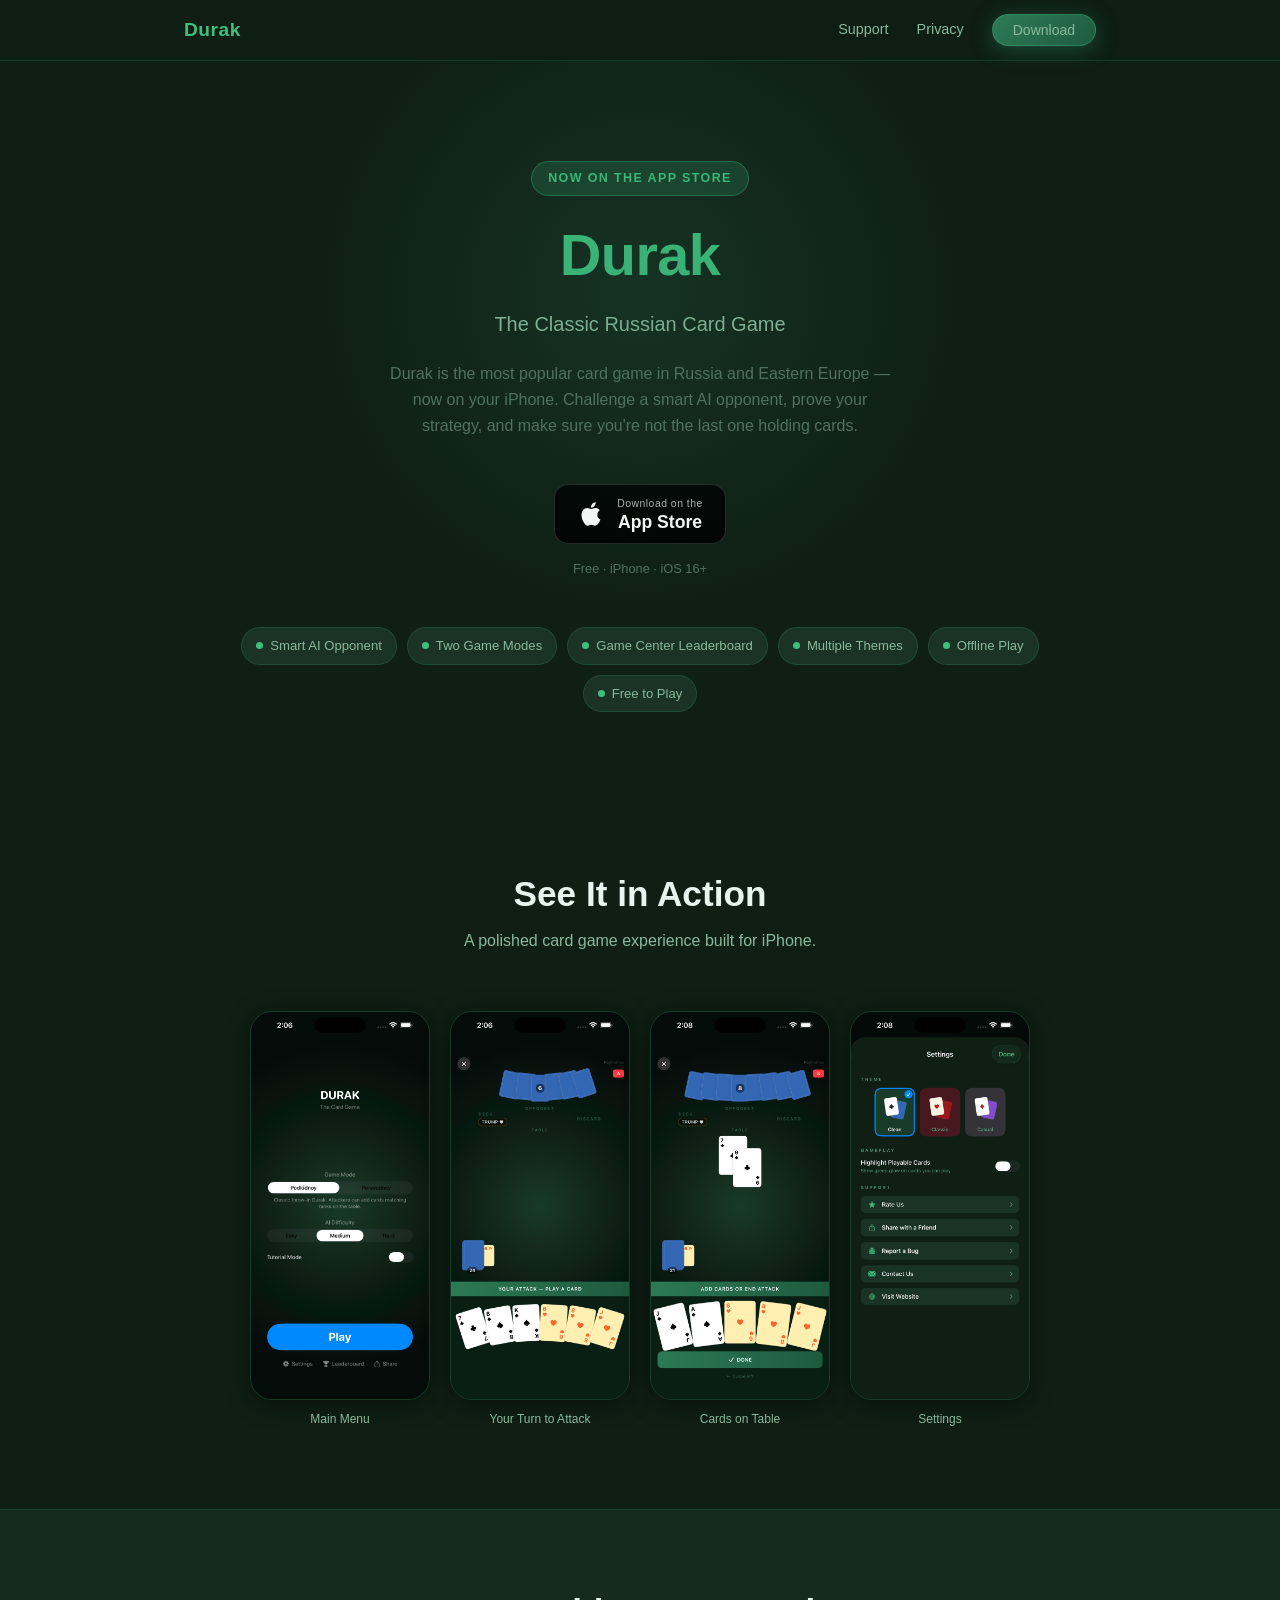
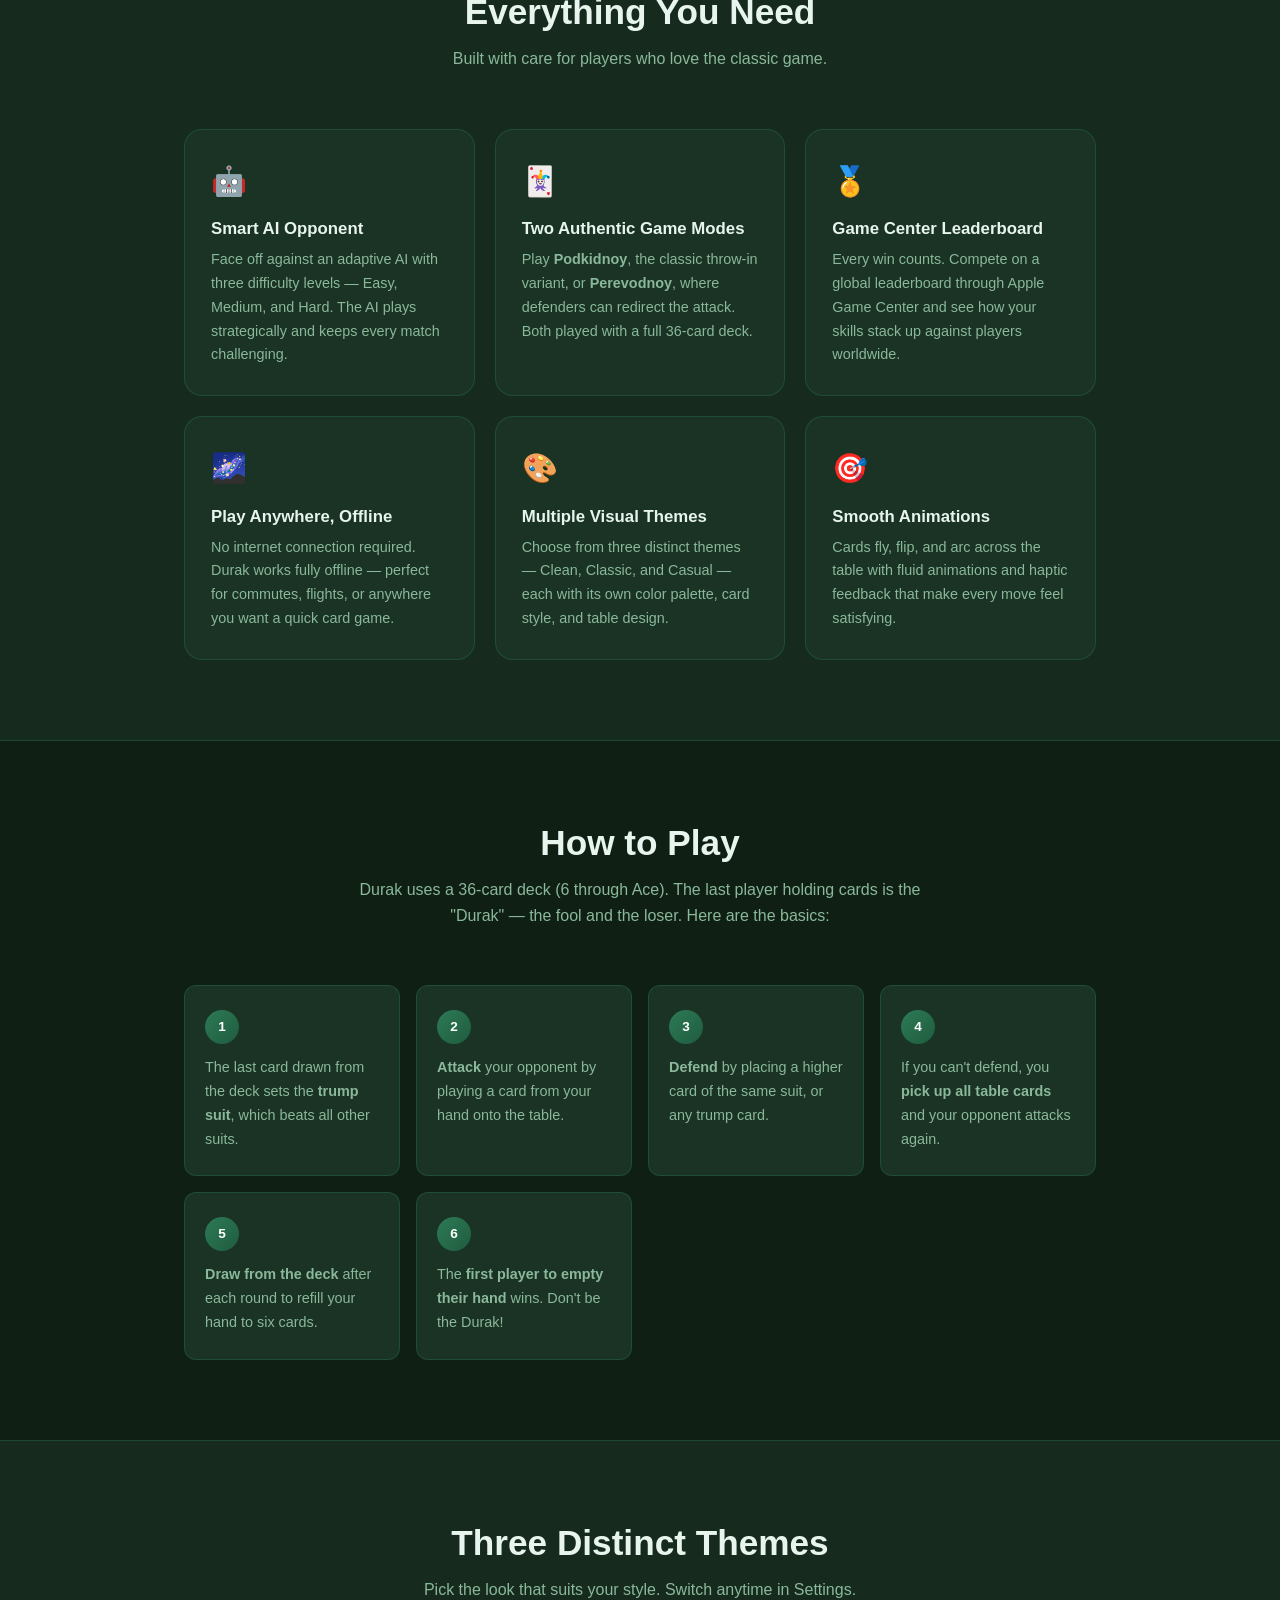
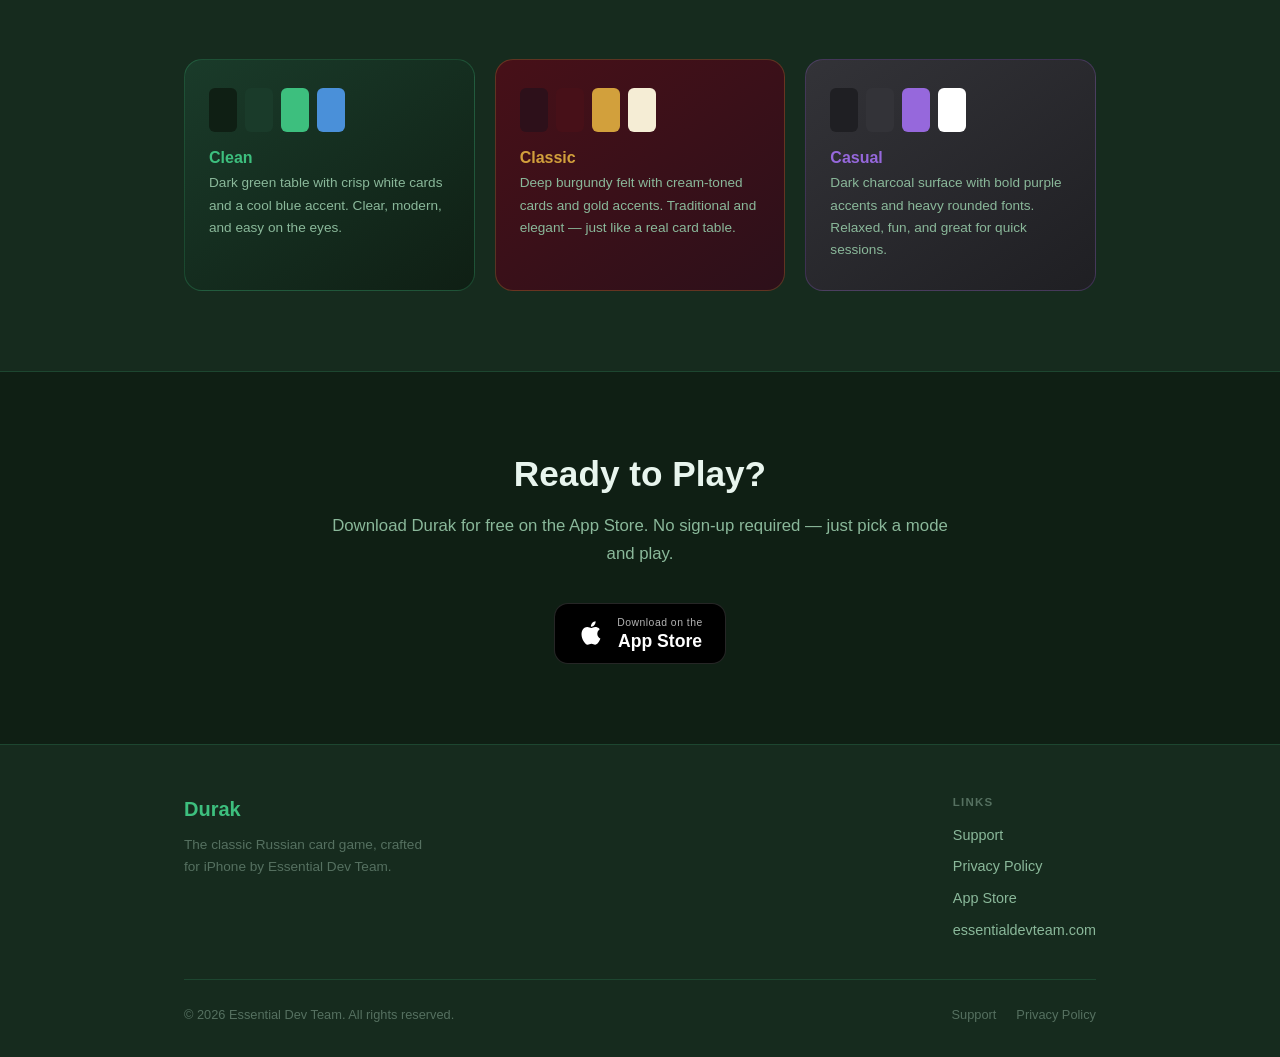
<file: index.html>
<!DOCTYPE html>
<html lang="en">
<head>
  <meta charset="UTF-8" />
  <meta name="viewport" content="width=device-width, initial-scale=1.0" />
  <title>Durak - Classic Russian Card Game for iPhone</title>
  <meta name="description" content="Play Durak, the most popular card game in Russia and Eastern Europe, on your iPhone. Challenge a smart AI opponent, compete on Game Center leaderboards, and master both Podkidnoy and Perevodnoy variants. Free to play." />
  <meta name="theme-color" content="#0F1F14" />

  <!-- Open Graph -->
  <meta property="og:title" content="Durak - Classic Russian Card Game" />
  <meta property="og:description" content="The classic Russian card game on iPhone. Smart AI opponent, multiple themes, Game Center leaderboard. Free to play." />
  <meta property="og:type" content="website" />
  <meta property="og:url" content="https://essentialdevteam.com/" />

  <link rel="stylesheet" href="style.css" />
</head>
<body>

  <!-- Navigation -->
  <nav class="nav">
    <div class="container nav__inner">
      <a href="index.html" class="nav__logo">Durak</a>
      <div class="nav__links">
        <a href="support.html">Support</a>
        <a href="privacy.html">Privacy</a>
        <a href="https://apps.apple.com/app/id6759906887" class="btn btn--primary" style="padding: 8px 20px; font-size: 0.875rem;">Download</a>
      </div>
    </div>
  </nav>

  <!-- Hero -->
  <section class="hero">
    <div class="container">
      <span class="hero__eyebrow">Now on the App Store</span>
      <h1 class="hero__title"><span>Durak</span></h1>
      <p class="hero__tagline">The Classic Russian Card Game</p>
      <p class="hero__description">
        Durak is the most popular card game in Russia and Eastern Europe — now on your iPhone.
        Challenge a smart AI opponent, prove your strategy, and make sure you're not the last
        one holding cards.
      </p>

      <div class="hero__cta">
        <a href="https://apps.apple.com/app/id6759906887" class="appstore-badge" aria-label="Download on the App Store">
          <!-- Apple logo SVG -->
          <svg class="appstore-badge__icon" viewBox="0 0 24 24" xmlns="http://www.w3.org/2000/svg" aria-hidden="true">
            <path d="M18.71 19.5c-.83 1.24-1.71 2.45-3.05 2.47-1.34.03-1.77-.79-3.29-.79-1.53 0-2 .77-3.27.82-1.31.05-2.3-1.32-3.14-2.53C4.25 17 2.94 12.45 4.7 9.39c.87-1.52 2.43-2.48 4.12-2.51 1.28-.02 2.5.87 3.29.87.78 0 2.26-1.07 3.8-.91.65.03 2.47.26 3.64 1.98-.09.06-2.17 1.28-2.15 3.81.03 3.02 2.65 4.03 2.68 4.04-.03.07-.42 1.44-1.38 2.83M13 3.5c.73-.83 1.94-1.46 2.94-1.5.13 1.17-.34 2.35-1.04 3.19-.69.85-1.83 1.51-2.95 1.42-.15-1.15.41-2.35 1.05-3.11z"/>
          </svg>
          <div class="appstore-badge__text">
            <span class="appstore-badge__sub">Download on the</span>
            <span class="appstore-badge__main">App Store</span>
          </div>
        </a>
        <span class="hero__note">Free &middot; iPhone &middot; iOS 16+</span>
      </div>

      <!-- Feature badges -->
      <div class="badges">
        <span class="badge"><span class="badge__dot"></span>Smart AI Opponent</span>
        <span class="badge"><span class="badge__dot"></span>Two Game Modes</span>
        <span class="badge"><span class="badge__dot"></span>Game Center Leaderboard</span>
        <span class="badge"><span class="badge__dot"></span>Multiple Themes</span>
        <span class="badge"><span class="badge__dot"></span>Offline Play</span>
        <span class="badge"><span class="badge__dot"></span>Free to Play</span>
      </div>
    </div>
  </section>

  <!-- Screenshots -->
  <section class="screenshots">
    <div class="container">
      <div class="section-header">
        <h2>See It in Action</h2>
        <p>A polished card game experience built for iPhone.</p>
      </div>
      <div class="screenshots-row">
        <div class="screenshot-item">
          <img src="screenshots/main-menu.png" alt="Durak main menu screen" class="screenshot-img" />
          <span class="screenshot-label">Main Menu</span>
        </div>
        <div class="screenshot-item">
          <img src="screenshots/gameplay-attack.png" alt="Durak gameplay - attacking" class="screenshot-img" />
          <span class="screenshot-label">Your Turn to Attack</span>
        </div>
        <div class="screenshot-item">
          <img src="screenshots/gameplay-table.png" alt="Durak gameplay - cards on table" class="screenshot-img" />
          <span class="screenshot-label">Cards on Table</span>
        </div>
        <div class="screenshot-item">
          <img src="screenshots/settings.png" alt="Durak settings screen" class="screenshot-img" />
          <span class="screenshot-label">Settings</span>
        </div>
      </div>
    </div>
  </section>

  <!-- Features -->
  <section class="features">
    <div class="container">
      <div class="section-header">
        <h2>Everything You Need</h2>
        <p>Built with care for players who love the classic game.</p>
      </div>
      <div class="features-grid">
        <div class="feature-card">
          <span class="feature-card__icon">&#129302;</span>
          <h3 class="feature-card__title">Smart AI Opponent</h3>
          <p class="feature-card__desc">
            Face off against an adaptive AI with three difficulty levels — Easy, Medium, and Hard.
            The AI plays strategically and keeps every match challenging.
          </p>
        </div>
        <div class="feature-card">
          <span class="feature-card__icon">&#127183;</span>
          <h3 class="feature-card__title">Two Authentic Game Modes</h3>
          <p class="feature-card__desc">
            Play <strong>Podkidnoy</strong>, the classic throw-in variant, or
            <strong>Perevodnoy</strong>, where defenders can redirect the attack.
            Both played with a full 36-card deck.
          </p>
        </div>
        <div class="feature-card">
          <span class="feature-card__icon">&#127941;</span>
          <h3 class="feature-card__title">Game Center Leaderboard</h3>
          <p class="feature-card__desc">
            Every win counts. Compete on a global leaderboard through Apple Game Center
            and see how your skills stack up against players worldwide.
          </p>
        </div>
        <div class="feature-card">
          <span class="feature-card__icon">&#127756;</span>
          <h3 class="feature-card__title">Play Anywhere, Offline</h3>
          <p class="feature-card__desc">
            No internet connection required. Durak works fully offline — perfect for
            commutes, flights, or anywhere you want a quick card game.
          </p>
        </div>
        <div class="feature-card">
          <span class="feature-card__icon">&#127912;</span>
          <h3 class="feature-card__title">Multiple Visual Themes</h3>
          <p class="feature-card__desc">
            Choose from three distinct themes — Clean, Classic, and Casual — each with
            its own color palette, card style, and table design.
          </p>
        </div>
        <div class="feature-card">
          <span class="feature-card__icon">&#127919;</span>
          <h3 class="feature-card__title">Smooth Animations</h3>
          <p class="feature-card__desc">
            Cards fly, flip, and arc across the table with fluid animations and
            haptic feedback that make every move feel satisfying.
          </p>
        </div>
      </div>
    </div>
  </section>

  <!-- How to Play -->
  <section class="how-to-play">
    <div class="container">
      <div class="section-header">
        <h2>How to Play</h2>
        <p>
          Durak uses a 36-card deck (6 through Ace). The last player holding cards
          is the "Durak" — the fool and the loser. Here are the basics:
        </p>
      </div>
      <div class="how-to-play__steps">
        <div class="step">
          <div class="step__number">1</div>
          <p class="step__text">
            The last card drawn from the deck sets the <strong>trump suit</strong>, which beats all other suits.
          </p>
        </div>
        <div class="step">
          <div class="step__number">2</div>
          <p class="step__text">
            <strong>Attack</strong> your opponent by playing a card from your hand onto the table.
          </p>
        </div>
        <div class="step">
          <div class="step__number">3</div>
          <p class="step__text">
            <strong>Defend</strong> by placing a higher card of the same suit, or any trump card.
          </p>
        </div>
        <div class="step">
          <div class="step__number">4</div>
          <p class="step__text">
            If you can't defend, you <strong>pick up all table cards</strong> and your opponent attacks again.
          </p>
        </div>
        <div class="step">
          <div class="step__number">5</div>
          <p class="step__text">
            <strong>Draw from the deck</strong> after each round to refill your hand to six cards.
          </p>
        </div>
        <div class="step">
          <div class="step__number">6</div>
          <p class="step__text">
            The <strong>first player to empty their hand</strong> wins. Don't be the Durak!
          </p>
        </div>
      </div>
    </div>
  </section>

  <!-- Themes -->
  <section class="themes-section">
    <div class="container">
      <div class="section-header">
        <h2>Three Distinct Themes</h2>
        <p>Pick the look that suits your style. Switch anytime in Settings.</p>
      </div>
      <div class="themes-grid">
        <div class="theme-card theme-card--clean">
          <div class="theme-card__swatch">
            <div class="swatch" style="background:#0F1F14;"></div>
            <div class="swatch" style="background:#1A3B2A;"></div>
            <div class="swatch" style="background:#3DBF7E;"></div>
            <div class="swatch" style="background:#4A90D9;"></div>
          </div>
          <h3 class="theme-card__name">Clean</h3>
          <p class="theme-card__desc">
            Dark green table with crisp white cards and a cool blue accent. Clear,
            modern, and easy on the eyes.
          </p>
        </div>
        <div class="theme-card theme-card--classic">
          <div class="theme-card__swatch">
            <div class="swatch" style="background:#2D101A;"></div>
            <div class="swatch" style="background:#471018;"></div>
            <div class="swatch" style="background:#D2A03C;"></div>
            <div class="swatch" style="background:#F5EDD5;"></div>
          </div>
          <h3 class="theme-card__name">Classic</h3>
          <p class="theme-card__desc">
            Deep burgundy felt with cream-toned cards and gold accents. Traditional
            and elegant — just like a real card table.
          </p>
        </div>
        <div class="theme-card theme-card--casual">
          <div class="theme-card__swatch">
            <div class="swatch" style="background:#1F1F23;"></div>
            <div class="swatch" style="background:#333338;"></div>
            <div class="swatch" style="background:#9668DC;"></div>
            <div class="swatch" style="background:#FFFFFF;"></div>
          </div>
          <h3 class="theme-card__name">Casual</h3>
          <p class="theme-card__desc">
            Dark charcoal surface with bold purple accents and heavy rounded fonts.
            Relaxed, fun, and great for quick sessions.
          </p>
        </div>
      </div>
    </div>
  </section>

  <!-- Download CTA -->
  <section style="text-align: center; padding: 80px 0;">
    <div class="container">
      <h2>Ready to Play?</h2>
      <p style="margin: 16px auto 36px; font-size: 1.05rem;">
        Download Durak for free on the App Store. No sign-up required — just pick a mode and play.
      </p>
      <a href="https://apps.apple.com/app/id6759906887" class="appstore-badge" style="margin: 0 auto;" aria-label="Download on the App Store">
        <svg class="appstore-badge__icon" viewBox="0 0 24 24" xmlns="http://www.w3.org/2000/svg" aria-hidden="true">
          <path d="M18.71 19.5c-.83 1.24-1.71 2.45-3.05 2.47-1.34.03-1.77-.79-3.29-.79-1.53 0-2 .77-3.27.82-1.31.05-2.3-1.32-3.14-2.53C4.25 17 2.94 12.45 4.7 9.39c.87-1.52 2.43-2.48 4.12-2.51 1.28-.02 2.5.87 3.29.87.78 0 2.26-1.07 3.8-.91.65.03 2.47.26 3.64 1.98-.09.06-2.17 1.28-2.15 3.81.03 3.02 2.65 4.03 2.68 4.04-.03.07-.42 1.44-1.38 2.83M13 3.5c.73-.83 1.94-1.46 2.94-1.5.13 1.17-.34 2.35-1.04 3.19-.69.85-1.83 1.51-2.95 1.42-.15-1.15.41-2.35 1.05-3.11z"/>
        </svg>
        <div class="appstore-badge__text">
          <span class="appstore-badge__sub">Download on the</span>
          <span class="appstore-badge__main">App Store</span>
        </div>
      </a>
    </div>
  </section>

  <!-- Footer -->
  <footer class="footer">
    <div class="container">
      <div class="footer__inner">
        <div>
          <div class="footer__brand-name">Durak</div>
          <p class="footer__brand-desc">
            The classic Russian card game, crafted for iPhone by Essential Dev Team.
          </p>
        </div>
        <div>
          <div class="footer__nav-heading">Links</div>
          <div class="footer__nav-links">
            <a href="support.html">Support</a>
            <a href="privacy.html">Privacy Policy</a>
            <a href="https://apps.apple.com/app/id6759906887">App Store</a>
            <a href="https://essentialdevteam.com/" target="_blank" rel="noopener">essentialdevteam.com</a>
          </div>
        </div>
      </div>
      <div class="footer__bottom">
        <p class="footer__copy">
          &copy; 2026 <a href="https://essentialdevteam.com/" target="_blank" rel="noopener">Essential Dev Team</a>.
          All rights reserved.
        </p>
        <div class="footer__legal-links">
          <a href="support.html">Support</a>
          <a href="privacy.html">Privacy Policy</a>
        </div>
      </div>
    </div>
  </footer>

</body>
</html>
</file>
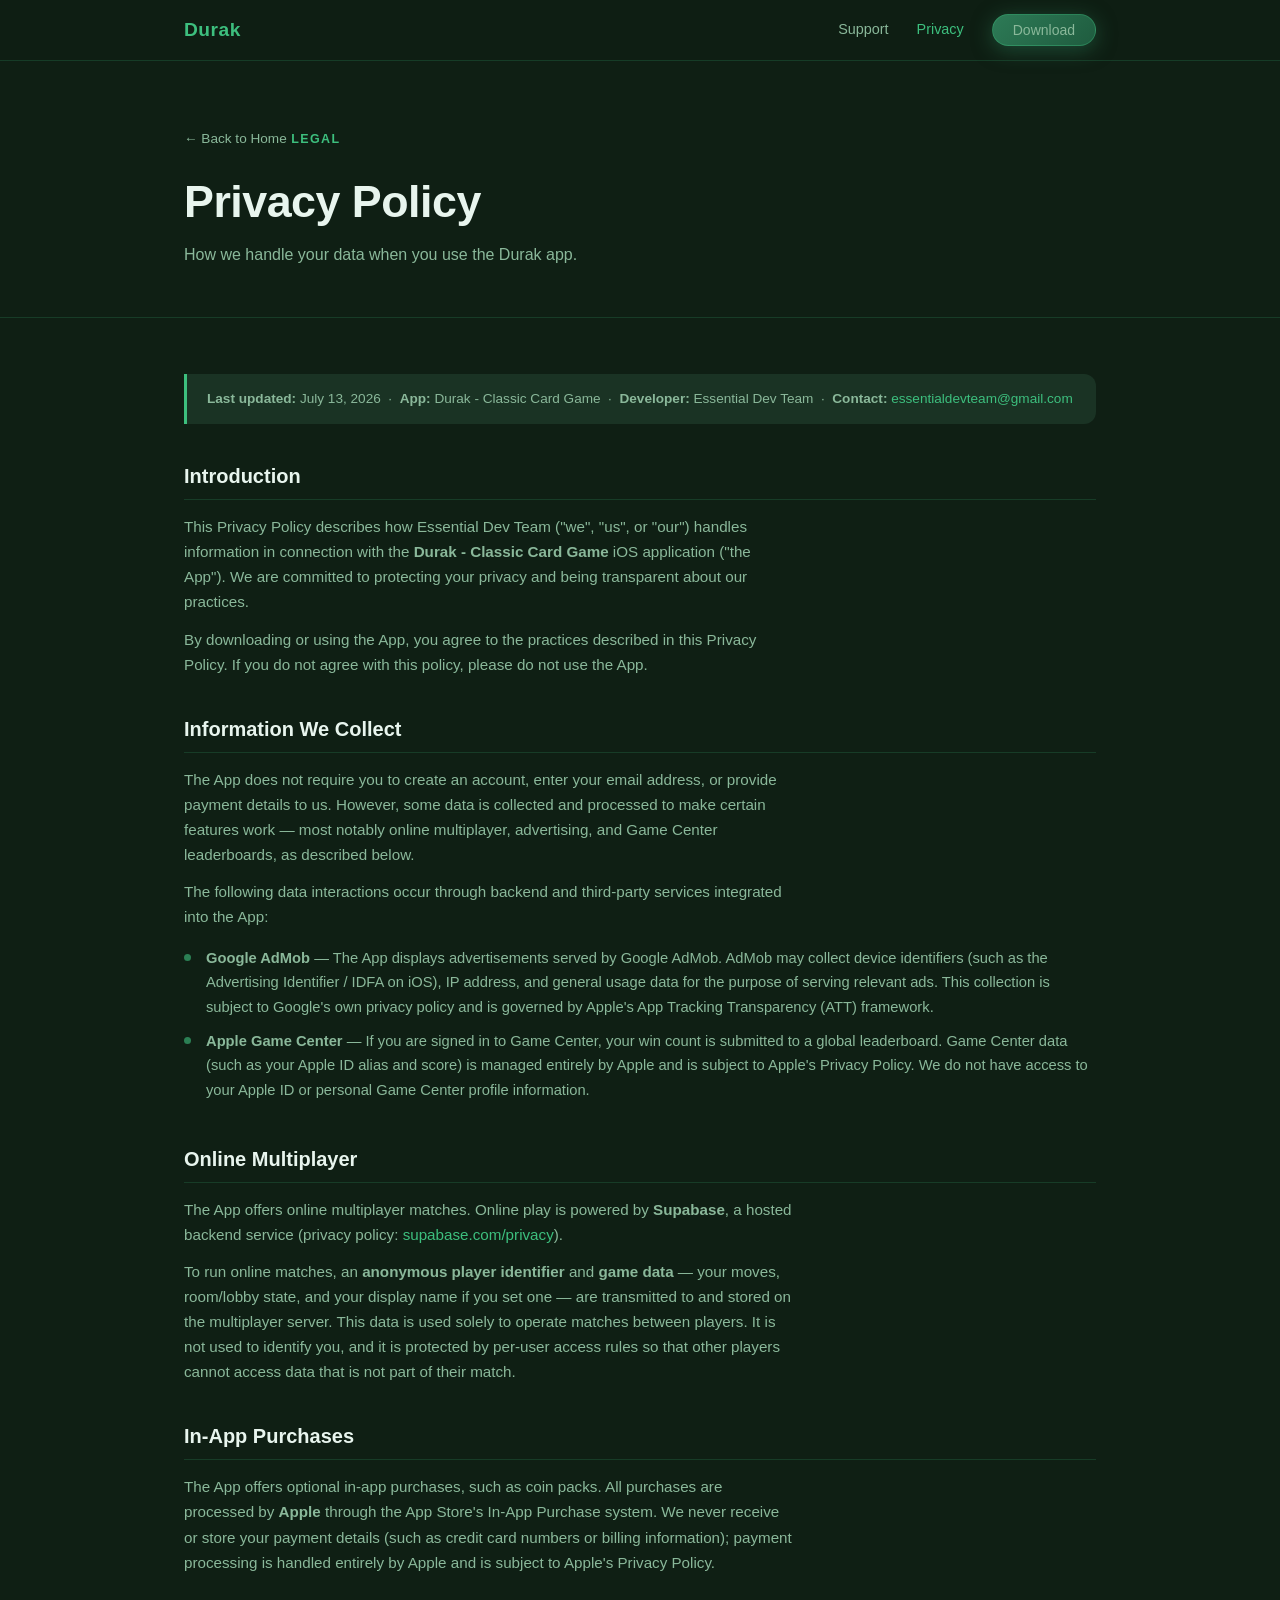
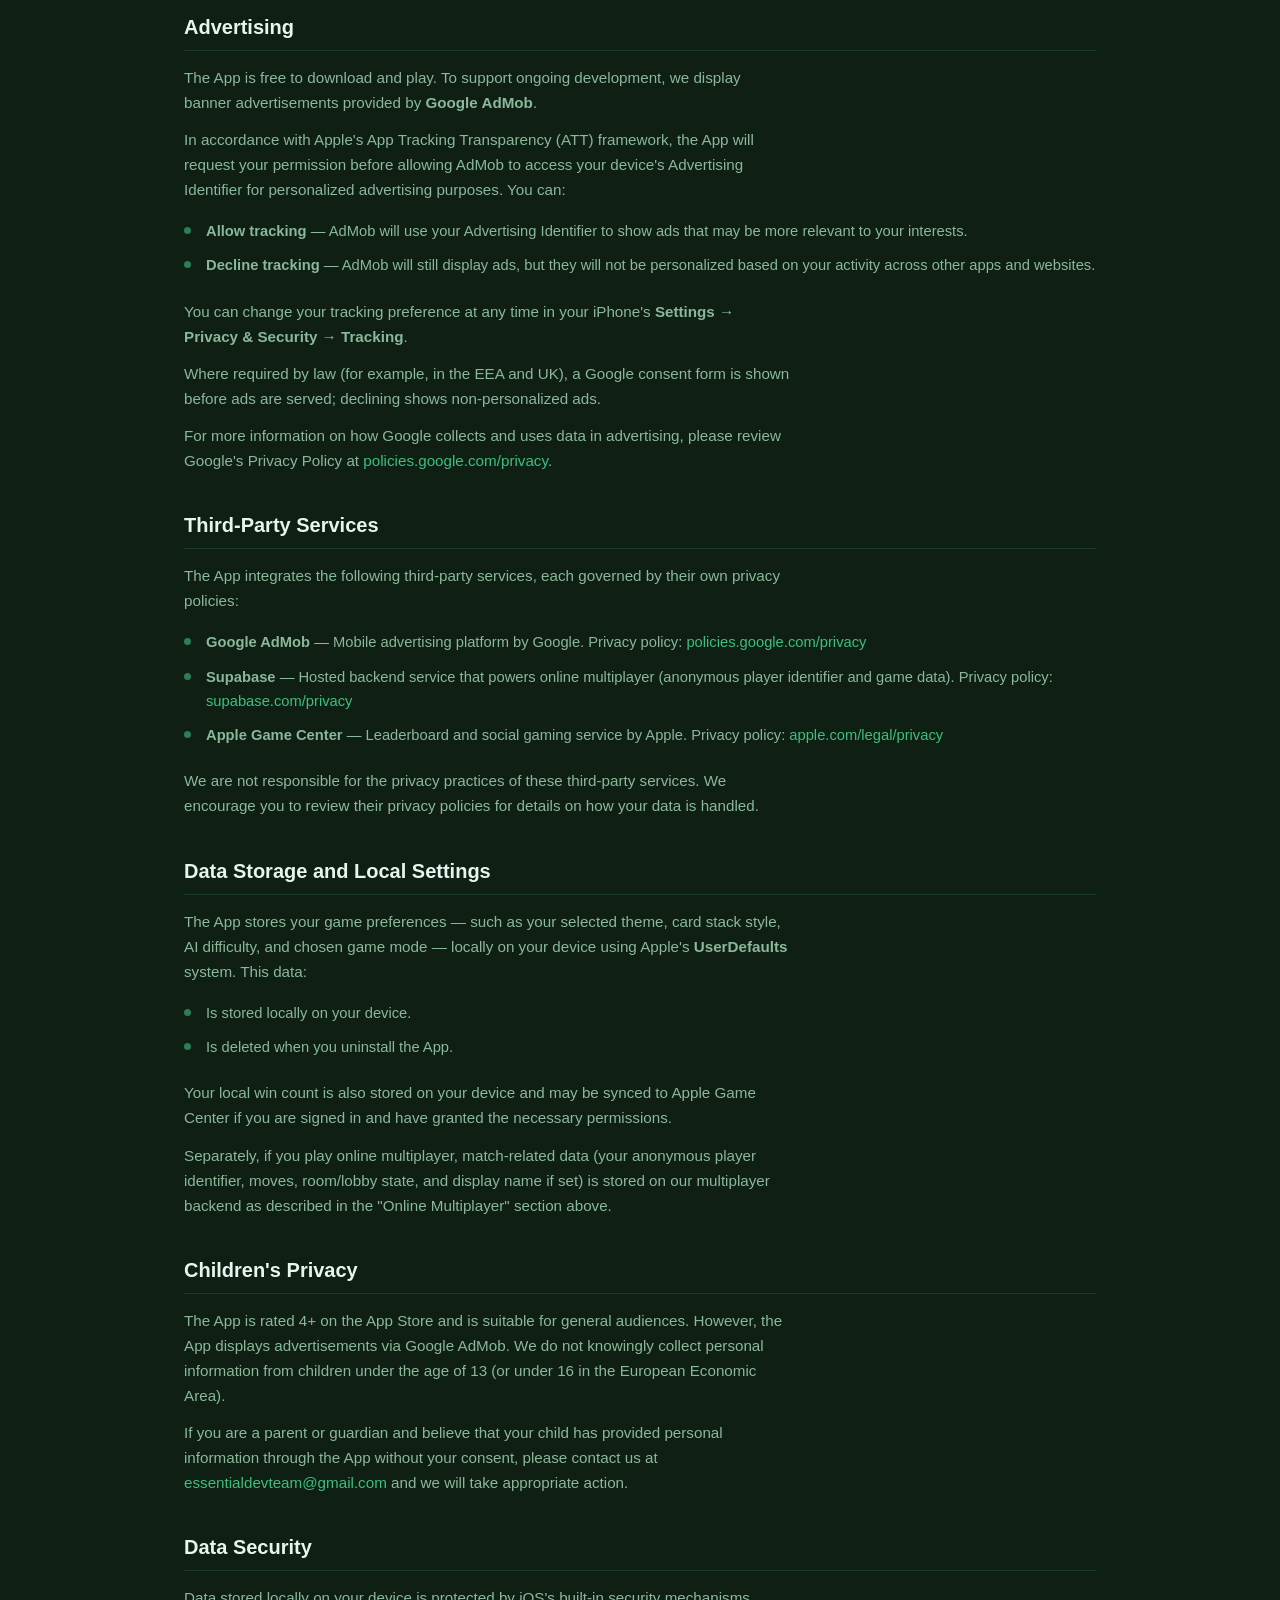
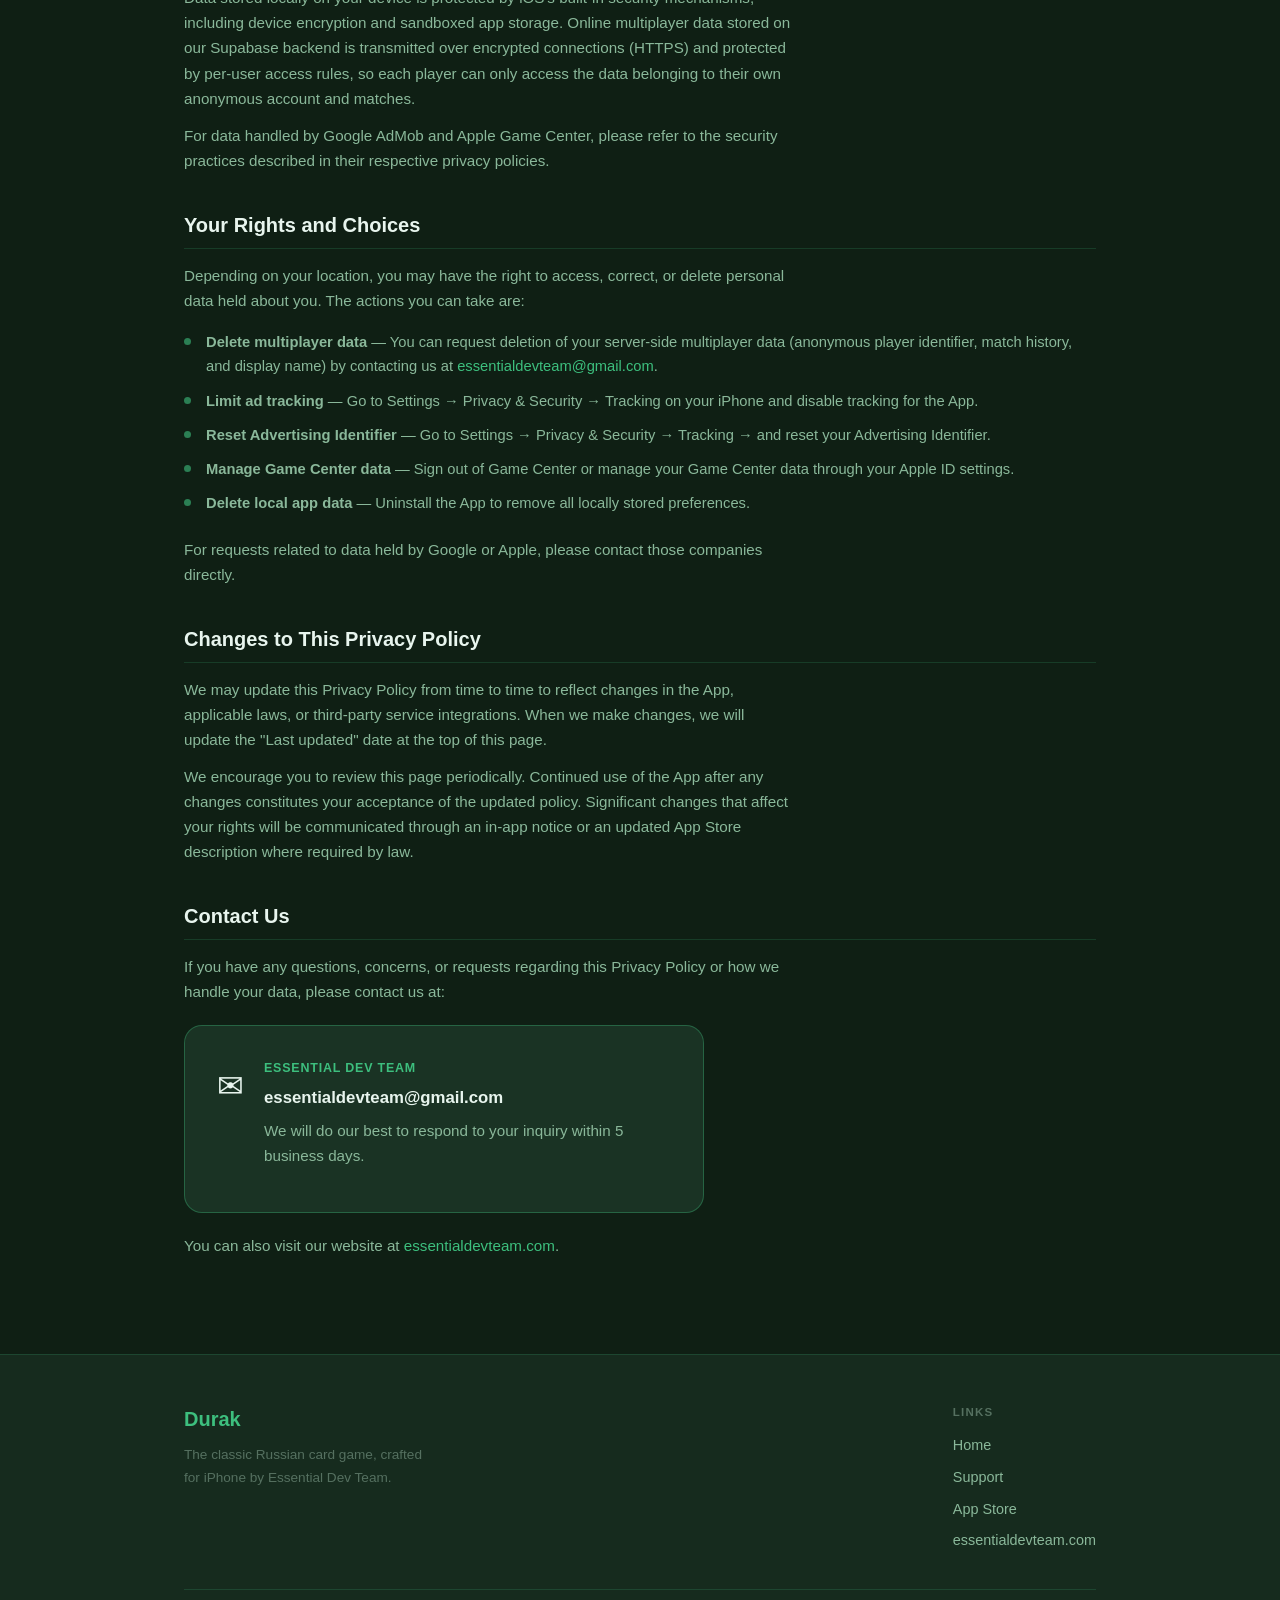
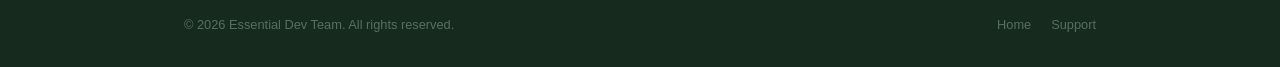
<file: privacy.html>
<!DOCTYPE html>
<html lang="en">
<head>
  <meta charset="UTF-8" />
  <meta name="viewport" content="width=device-width, initial-scale=1.0" />
  <title>Privacy Policy - Durak Card Game</title>
  <meta name="description" content="Privacy Policy for Durak, the classic Russian card game on iPhone. Learn about data collection, advertising, and third-party services." />
  <meta name="theme-color" content="#0F1F14" />
  <link rel="stylesheet" href="style.css" />
</head>
<body>

  <!-- Navigation -->
  <nav class="nav">
    <div class="container nav__inner">
      <a href="index.html" class="nav__logo">Durak</a>
      <div class="nav__links">
        <a href="support.html">Support</a>
        <a href="privacy.html" style="color: var(--accent);">Privacy</a>
        <a href="https://apps.apple.com/app/id6759906887" class="btn btn--primary" style="padding: 8px 20px; font-size: 0.875rem;">Download</a>
      </div>
    </div>
  </nav>

  <!-- Page Header -->
  <div class="page-header">
    <div class="container">
      <a href="index.html" class="page-header__back">
        &#8592; Back to Home
      </a>
      <div class="page-header__eyebrow">Legal</div>
      <h1>Privacy Policy</h1>
      <p>How we handle your data when you use the Durak app.</p>
    </div>
  </div>

  <!-- Policy Content -->
  <section class="content-section">
    <div class="container">

      <div class="policy-meta">
        <strong>Last updated:</strong> July 13, 2026 &nbsp;&middot;&nbsp;
        <strong>App:</strong> Durak - Classic Card Game &nbsp;&middot;&nbsp;
        <strong>Developer:</strong> Essential Dev Team &nbsp;&middot;&nbsp;
        <strong>Contact:</strong>
        <a href="mailto:essentialdevteam@gmail.com">essentialdevteam@gmail.com</a>
      </div>

      <div class="prose">

        <!-- Introduction -->
        <div class="policy-section">
          <h2>Introduction</h2>
          <p>
            This Privacy Policy describes how Essential Dev Team ("we", "us", or "our")
            handles information in connection with the <strong>Durak - Classic Card Game</strong>
            iOS application ("the App"). We are committed to protecting your privacy and being
            transparent about our practices.
          </p>
          <p>
            By downloading or using the App, you agree to the practices described in this
            Privacy Policy. If you do not agree with this policy, please do not use the App.
          </p>
        </div>

        <!-- Information We Collect -->
        <div class="policy-section">
          <h2>Information We Collect</h2>
          <p>
            The App does not require you to create an account, enter your email address,
            or provide payment details to us. However, some data is collected and processed
            to make certain features work — most notably online multiplayer, advertising,
            and Game Center leaderboards, as described below.
          </p>
          <p>
            The following data interactions occur through backend and third-party services
            integrated into the App:
          </p>
          <ul>
            <li>
              <strong>Google AdMob</strong> — The App displays advertisements served by
              Google AdMob. AdMob may collect device identifiers (such as the Advertising
              Identifier / IDFA on iOS), IP address, and general usage data for the purpose
              of serving relevant ads. This collection is subject to Google's own privacy
              policy and is governed by Apple's App Tracking Transparency (ATT) framework.
            </li>
            <li>
              <strong>Apple Game Center</strong> — If you are signed in to Game Center, your
              win count is submitted to a global leaderboard. Game Center data (such as your
              Apple ID alias and score) is managed entirely by Apple and is subject to Apple's
              Privacy Policy. We do not have access to your Apple ID or personal Game Center
              profile information.
            </li>
          </ul>
        </div>

        <!-- Online Multiplayer -->
        <div class="policy-section">
          <h2>Online Multiplayer</h2>
          <p>
            The App offers online multiplayer matches. Online play is powered by
            <strong>Supabase</strong>, a hosted backend service
            (privacy policy: <a href="https://supabase.com/privacy" target="_blank" rel="noopener">supabase.com/privacy</a>).
          </p>
          <p>
            To run online matches, an <strong>anonymous player identifier</strong> and
            <strong>game data</strong> — your moves, room/lobby state, and your display
            name if you set one — are transmitted to and stored on the multiplayer server.
            This data is used solely to operate matches between players. It is not used to
            identify you, and it is protected by per-user access rules so that other players
            cannot access data that is not part of their match.
          </p>
        </div>

        <!-- In-App Purchases -->
        <div class="policy-section">
          <h2>In-App Purchases</h2>
          <p>
            The App offers optional in-app purchases, such as coin packs. All purchases
            are processed by <strong>Apple</strong> through the App Store's In-App Purchase
            system. We never receive or store your payment details (such as credit card
            numbers or billing information); payment processing is handled entirely by
            Apple and is subject to Apple's Privacy Policy.
          </p>
        </div>

        <!-- Advertising -->
        <div class="policy-section">
          <h2>Advertising</h2>
          <p>
            The App is free to download and play. To support ongoing development, we display
            banner advertisements provided by <strong>Google AdMob</strong>.
          </p>
          <p>
            In accordance with Apple's App Tracking Transparency (ATT) framework, the App
            will request your permission before allowing AdMob to access your device's
            Advertising Identifier for personalized advertising purposes. You can:
          </p>
          <ul>
            <li>
              <strong>Allow tracking</strong> — AdMob will use your Advertising Identifier
              to show ads that may be more relevant to your interests.
            </li>
            <li>
              <strong>Decline tracking</strong> — AdMob will still display ads, but they
              will not be personalized based on your activity across other apps and websites.
            </li>
          </ul>
          <p>
            You can change your tracking preference at any time in your iPhone's
            <strong>Settings &rarr; Privacy &amp; Security &rarr; Tracking</strong>.
          </p>
          <p>
            Where required by law (for example, in the EEA and UK), a Google consent form
            is shown before ads are served; declining shows non-personalized ads.
          </p>
          <p>
            For more information on how Google collects and uses data in advertising,
            please review Google's Privacy Policy at
            <a href="https://policies.google.com/privacy" target="_blank" rel="noopener">policies.google.com/privacy</a>.
          </p>
        </div>

        <!-- Third-Party Services -->
        <div class="policy-section">
          <h2>Third-Party Services</h2>
          <p>
            The App integrates the following third-party services, each governed by their
            own privacy policies:
          </p>
          <ul>
            <li>
              <strong>Google AdMob</strong> — Mobile advertising platform by Google.
              Privacy policy: <a href="https://policies.google.com/privacy" target="_blank" rel="noopener">policies.google.com/privacy</a>
            </li>
            <li>
              <strong>Supabase</strong> — Hosted backend service that powers online
              multiplayer (anonymous player identifier and game data).
              Privacy policy: <a href="https://supabase.com/privacy" target="_blank" rel="noopener">supabase.com/privacy</a>
            </li>
            <li>
              <strong>Apple Game Center</strong> — Leaderboard and social gaming service
              by Apple.
              Privacy policy: <a href="https://www.apple.com/legal/privacy/" target="_blank" rel="noopener">apple.com/legal/privacy</a>
            </li>
          </ul>
          <p>
            We are not responsible for the privacy practices of these third-party services.
            We encourage you to review their privacy policies for details on how your data
            is handled.
          </p>
        </div>

        <!-- Data Storage -->
        <div class="policy-section">
          <h2>Data Storage and Local Settings</h2>
          <p>
            The App stores your game preferences — such as your selected theme, card stack
            style, AI difficulty, and chosen game mode — locally on your device using
            Apple's <strong>UserDefaults</strong> system. This data:
          </p>
          <ul>
            <li>Is stored locally on your device.</li>
            <li>Is deleted when you uninstall the App.</li>
          </ul>
          <p>
            Your local win count is also stored on your device and may be synced to
            Apple Game Center if you are signed in and have granted the necessary permissions.
          </p>
          <p>
            Separately, if you play online multiplayer, match-related data (your anonymous
            player identifier, moves, room/lobby state, and display name if set) is stored
            on our multiplayer backend as described in the "Online Multiplayer" section above.
          </p>
        </div>

        <!-- Children's Privacy -->
        <div class="policy-section">
          <h2>Children's Privacy</h2>
          <p>
            The App is rated 4+ on the App Store and is suitable for general audiences.
            However, the App displays advertisements via Google AdMob. We do not knowingly
            collect personal information from children under the age of 13 (or under 16
            in the European Economic Area).
          </p>
          <p>
            If you are a parent or guardian and believe that your child has provided
            personal information through the App without your consent, please contact us
            at <a href="mailto:essentialdevteam@gmail.com">essentialdevteam@gmail.com</a>
            and we will take appropriate action.
          </p>
        </div>

        <!-- Data Security -->
        <div class="policy-section">
          <h2>Data Security</h2>
          <p>
            Data stored locally on your device is protected by iOS's built-in security
            mechanisms, including device encryption and sandboxed app storage. Online
            multiplayer data stored on our Supabase backend is transmitted over encrypted
            connections (HTTPS) and protected by per-user access rules, so each player can
            only access the data belonging to their own anonymous account and matches.
          </p>
          <p>
            For data handled by Google AdMob and Apple Game Center, please refer to the
            security practices described in their respective privacy policies.
          </p>
        </div>

        <!-- Your Rights -->
        <div class="policy-section">
          <h2>Your Rights and Choices</h2>
          <p>
            Depending on your location, you may have the right to access, correct, or
            delete personal data held about you. The actions you can take are:
          </p>
          <ul>
            <li>
              <strong>Delete multiplayer data</strong> — You can request deletion of your
              server-side multiplayer data (anonymous player identifier, match history,
              and display name) by contacting us at
              <a href="mailto:essentialdevteam@gmail.com">essentialdevteam@gmail.com</a>.
            </li>
            <li>
              <strong>Limit ad tracking</strong> — Go to Settings &rarr; Privacy &amp; Security
              &rarr; Tracking on your iPhone and disable tracking for the App.
            </li>
            <li>
              <strong>Reset Advertising Identifier</strong> — Go to Settings &rarr; Privacy
              &amp; Security &rarr; Tracking &rarr; and reset your Advertising Identifier.
            </li>
            <li>
              <strong>Manage Game Center data</strong> — Sign out of Game Center or manage
              your Game Center data through your Apple ID settings.
            </li>
            <li>
              <strong>Delete local app data</strong> — Uninstall the App to remove all
              locally stored preferences.
            </li>
          </ul>
          <p>
            For requests related to data held by Google or Apple, please contact those
            companies directly.
          </p>
        </div>

        <!-- Changes to Policy -->
        <div class="policy-section">
          <h2>Changes to This Privacy Policy</h2>
          <p>
            We may update this Privacy Policy from time to time to reflect changes in
            the App, applicable laws, or third-party service integrations. When we make
            changes, we will update the "Last updated" date at the top of this page.
          </p>
          <p>
            We encourage you to review this page periodically. Continued use of the App
            after any changes constitutes your acceptance of the updated policy.
            Significant changes that affect your rights will be communicated through an
            in-app notice or an updated App Store description where required by law.
          </p>
        </div>

        <!-- Contact Us -->
        <div class="policy-section">
          <h2>Contact Us</h2>
          <p>
            If you have any questions, concerns, or requests regarding this Privacy Policy
            or how we handle your data, please contact us at:
          </p>

          <div class="contact-card" style="margin-top: 20px;">
            <div class="contact-card__icon">&#9993;</div>
            <div>
              <div class="contact-card__label">Essential Dev Team</div>
              <div class="contact-card__email">
                <a href="mailto:essentialdevteam@gmail.com">essentialdevteam@gmail.com</a>
              </div>
              <p class="contact-card__sub">
                We will do our best to respond to your inquiry within 5 business days.
              </p>
            </div>
          </div>

          <p style="margin-top: 20px;">
            You can also visit our website at
            <a href="https://essentialdevteam.com/" target="_blank" rel="noopener">essentialdevteam.com</a>.
          </p>
        </div>

      </div>
    </div>
  </section>

  <!-- Footer -->
  <footer class="footer">
    <div class="container">
      <div class="footer__inner">
        <div>
          <div class="footer__brand-name">Durak</div>
          <p class="footer__brand-desc">
            The classic Russian card game, crafted for iPhone by Essential Dev Team.
          </p>
        </div>
        <div>
          <div class="footer__nav-heading">Links</div>
          <div class="footer__nav-links">
            <a href="index.html">Home</a>
            <a href="support.html">Support</a>
            <a href="https://apps.apple.com/app/id6759906887">App Store</a>
            <a href="https://essentialdevteam.com/" target="_blank" rel="noopener">essentialdevteam.com</a>
          </div>
        </div>
      </div>
      <div class="footer__bottom">
        <p class="footer__copy">
          &copy; 2026 <a href="https://essentialdevteam.com/" target="_blank" rel="noopener">Essential Dev Team</a>.
          All rights reserved.
        </p>
        <div class="footer__legal-links">
          <a href="index.html">Home</a>
          <a href="support.html">Support</a>
        </div>
      </div>
    </div>
  </footer>

</body>
</html>
</file>
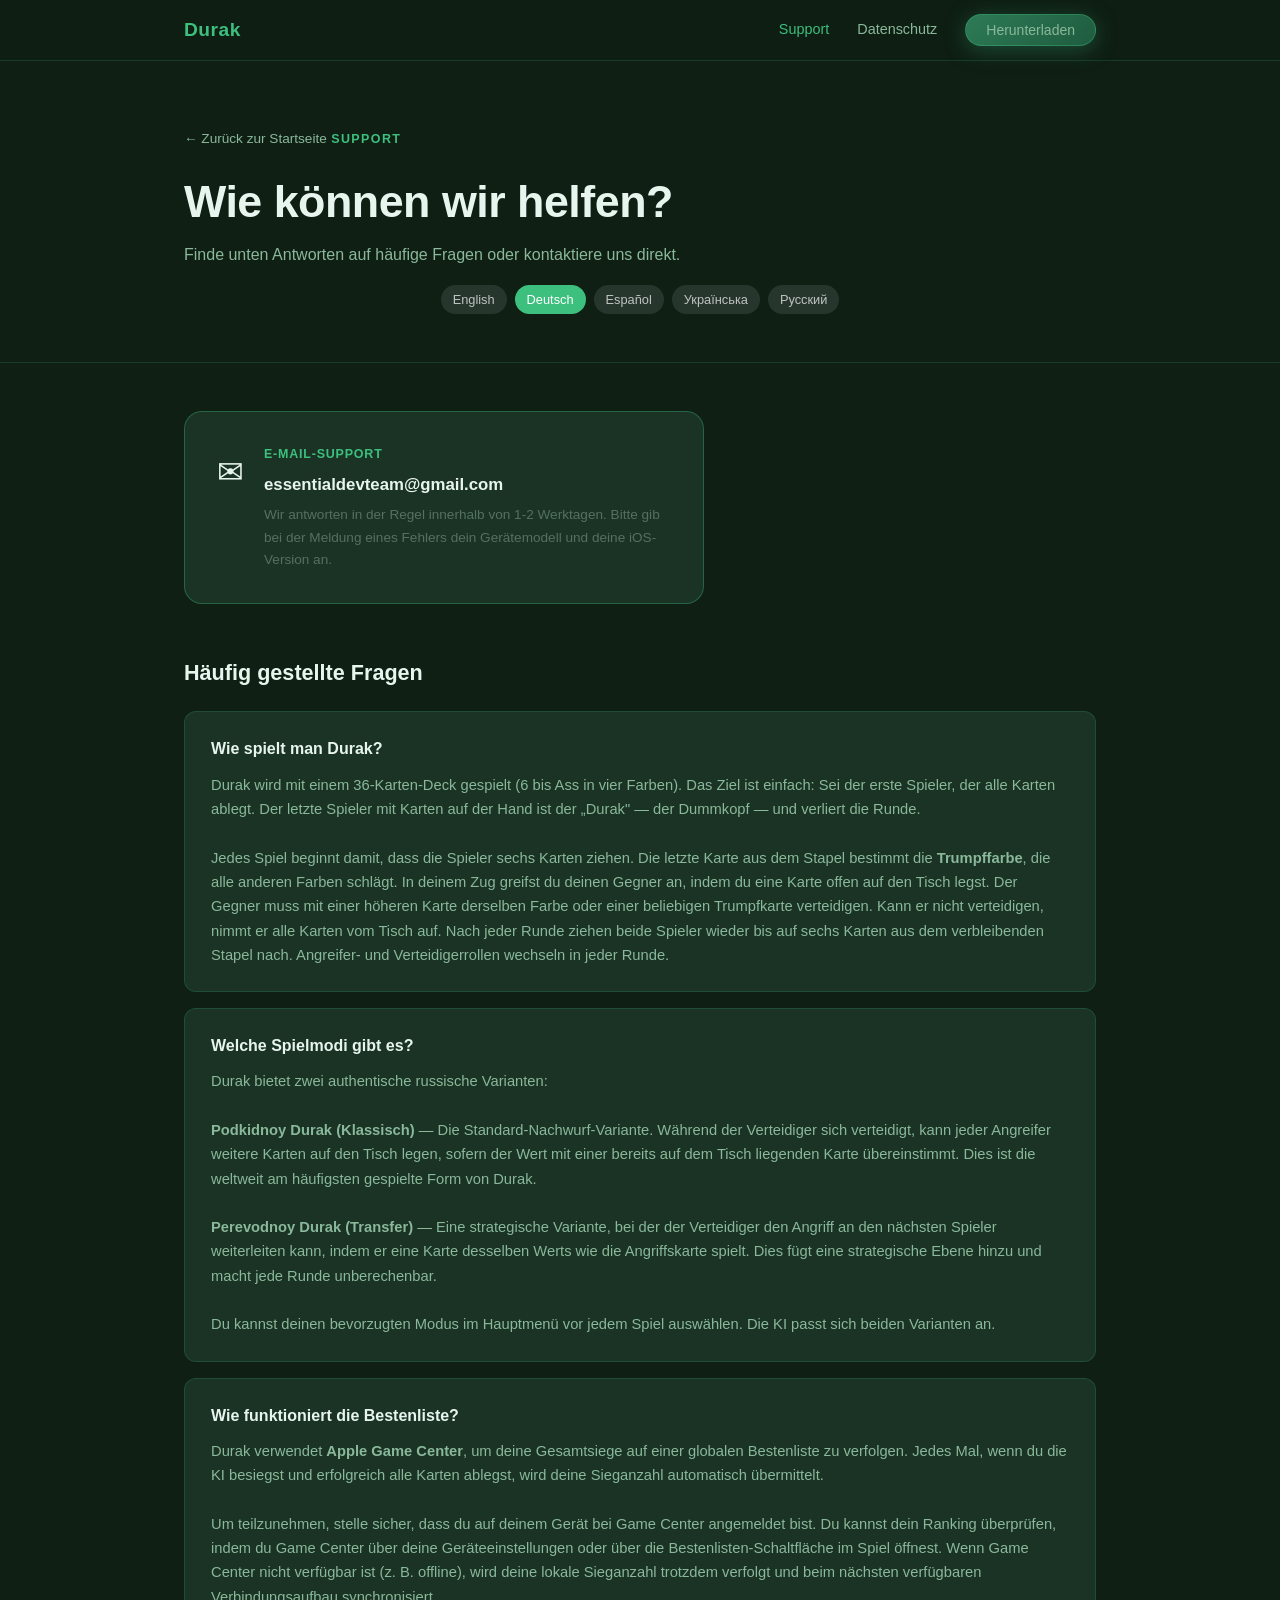
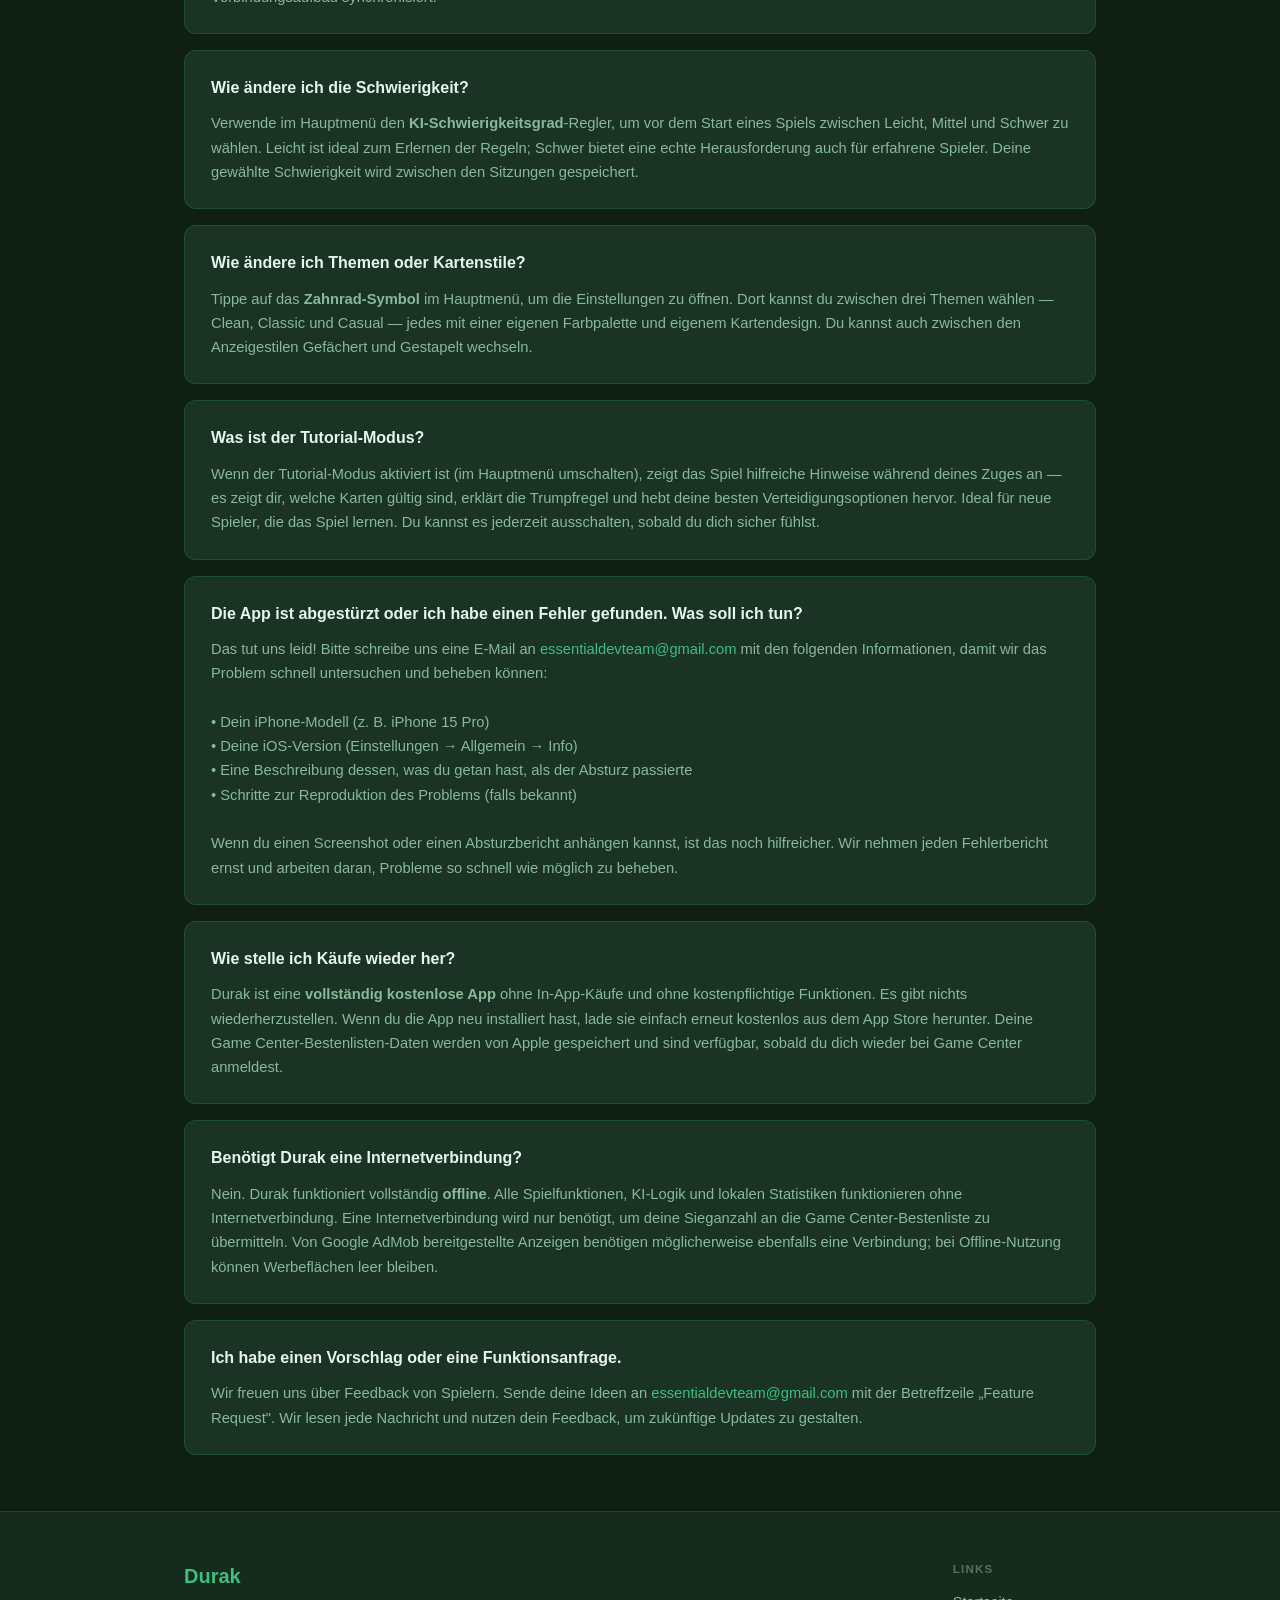
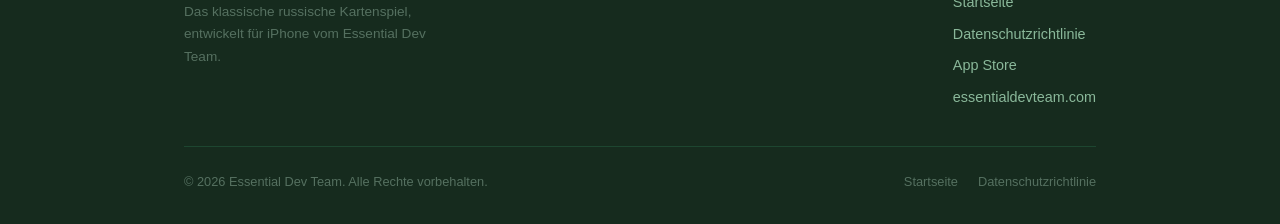
<file: support-de.html>
<!DOCTYPE html>
<html lang="de">
<head>
  <meta charset="UTF-8" />
  <meta name="viewport" content="width=device-width, initial-scale=1.0" />
  <title>Support - Durak Kartenspiel</title>
  <meta name="description" content="Support und FAQ für Durak, das klassische russische Kartenspiel für iPhone. Antworten auf häufige Fragen oder kontaktiere das Essential Dev Team." />
  <meta name="theme-color" content="#0F1F14" />
  <link rel="stylesheet" href="style.css" />
</head>
<body>

  <!-- Navigation -->
  <nav class="nav">
    <div class="container nav__inner">
      <a href="index.html" class="nav__logo">Durak</a>
      <div class="nav__links">
        <a href="support-de.html" style="color: var(--accent);">Support</a>
        <a href="privacy.html">Datenschutz</a>
        <a href="https://apps.apple.com/app/id6759906887" class="btn btn--primary" style="padding: 8px 20px; font-size: 0.875rem;">Herunterladen</a>
      </div>
    </div>
  </nav>

  <!-- Page Header -->
  <div class="page-header">
    <div class="container">
      <a href="index.html" class="page-header__back">
        &#8592; Zurück zur Startseite
      </a>
      <div class="page-header__eyebrow">Support</div>
      <h1>Wie können wir helfen?</h1>
      <p>Finde unten Antworten auf häufige Fragen oder kontaktiere uns direkt.</p>
      <div style="margin-top: 16px; display: flex; gap: 8px; flex-wrap: wrap; justify-content: center;">
        <a href="support.html" style="padding: 4px 12px; border-radius: 20px; font-size: 0.8rem; background: rgba(255,255,255,0.1); color: rgba(255,255,255,0.7); text-decoration: none;">English</a>
        <a href="support-de.html" style="padding: 4px 12px; border-radius: 20px; font-size: 0.8rem; background: var(--accent); color: #fff; text-decoration: none;">Deutsch</a>
        <a href="support-es.html" style="padding: 4px 12px; border-radius: 20px; font-size: 0.8rem; background: rgba(255,255,255,0.1); color: rgba(255,255,255,0.7); text-decoration: none;">Español</a>
        <a href="support-uk.html" style="padding: 4px 12px; border-radius: 20px; font-size: 0.8rem; background: rgba(255,255,255,0.1); color: rgba(255,255,255,0.7); text-decoration: none;">Українська</a>
        <a href="support-ru.html" style="padding: 4px 12px; border-radius: 20px; font-size: 0.8rem; background: rgba(255,255,255,0.1); color: rgba(255,255,255,0.7); text-decoration: none;">Русский</a>
      </div>
    </div>
  </div>

  <!-- Contact Card -->
  <section style="padding: 48px 0 0;">
    <div class="container">
      <div class="contact-card">
        <div class="contact-card__icon">&#9993;</div>
        <div>
          <div class="contact-card__label">E-Mail-Support</div>
          <div class="contact-card__email">
            <a href="mailto:essentialdevteam@gmail.com">essentialdevteam@gmail.com</a>
          </div>
          <p class="contact-card__sub">
            Wir antworten in der Regel innerhalb von 1-2 Werktagen. Bitte gib bei der Meldung eines Fehlers dein Gerätemodell und deine iOS-Version an.
          </p>
        </div>
      </div>
    </div>
  </section>

  <!-- FAQ -->
  <section class="content-section">
    <div class="container">
      <div class="prose">
        <h2>Häufig gestellte Fragen</h2>
      </div>

      <div class="faq-list mt-24">

        <div class="faq-item">
          <div class="faq-item__q">Wie spielt man Durak?</div>
          <p class="faq-item__a">
            Durak wird mit einem 36-Karten-Deck gespielt (6 bis Ass in vier Farben). Das Ziel ist einfach: Sei der erste Spieler, der alle Karten ablegt. Der letzte Spieler mit Karten auf der Hand ist der „Durak" — der Dummkopf — und verliert die Runde.
            <br><br>
            Jedes Spiel beginnt damit, dass die Spieler sechs Karten ziehen. Die letzte Karte aus dem Stapel bestimmt die <strong>Trumpffarbe</strong>, die alle anderen Farben schlägt. In deinem Zug greifst du deinen Gegner an, indem du eine Karte offen auf den Tisch legst. Der Gegner muss mit einer höheren Karte derselben Farbe oder einer beliebigen Trumpfkarte verteidigen. Kann er nicht verteidigen, nimmt er alle Karten vom Tisch auf. Nach jeder Runde ziehen beide Spieler wieder bis auf sechs Karten aus dem verbleibenden Stapel nach. Angreifer- und Verteidigerrollen wechseln in jeder Runde.
          </p>
        </div>

        <div class="faq-item">
          <div class="faq-item__q">Welche Spielmodi gibt es?</div>
          <p class="faq-item__a">
            Durak bietet zwei authentische russische Varianten:
            <br><br>
            <strong>Podkidnoy Durak (Klassisch)</strong> — Die Standard-Nachwurf-Variante. Während der Verteidiger sich verteidigt, kann jeder Angreifer weitere Karten auf den Tisch legen, sofern der Wert mit einer bereits auf dem Tisch liegenden Karte übereinstimmt. Dies ist die weltweit am häufigsten gespielte Form von Durak.
            <br><br>
            <strong>Perevodnoy Durak (Transfer)</strong> — Eine strategische Variante, bei der der Verteidiger den Angriff an den nächsten Spieler weiterleiten kann, indem er eine Karte desselben Werts wie die Angriffskarte spielt. Dies fügt eine strategische Ebene hinzu und macht jede Runde unberechenbar.
            <br><br>
            Du kannst deinen bevorzugten Modus im Hauptmenü vor jedem Spiel auswählen. Die KI passt sich beiden Varianten an.
          </p>
        </div>

        <div class="faq-item">
          <div class="faq-item__q">Wie funktioniert die Bestenliste?</div>
          <p class="faq-item__a">
            Durak verwendet <strong>Apple Game Center</strong>, um deine Gesamtsiege auf einer globalen Bestenliste zu verfolgen. Jedes Mal, wenn du die KI besiegst und erfolgreich alle Karten ablegst, wird deine Sieganzahl automatisch übermittelt.
            <br><br>
            Um teilzunehmen, stelle sicher, dass du auf deinem Gerät bei Game Center angemeldet bist. Du kannst dein Ranking überprüfen, indem du Game Center über deine Geräteeinstellungen oder über die Bestenlisten-Schaltfläche im Spiel öffnest. Wenn Game Center nicht verfügbar ist (z. B. offline), wird deine lokale Sieganzahl trotzdem verfolgt und beim nächsten verfügbaren Verbindungsaufbau synchronisiert.
          </p>
        </div>

        <div class="faq-item">
          <div class="faq-item__q">Wie ändere ich die Schwierigkeit?</div>
          <p class="faq-item__a">
            Verwende im Hauptmenü den <strong>KI-Schwierigkeitsgrad</strong>-Regler, um vor dem Start eines Spiels zwischen Leicht, Mittel und Schwer zu wählen. Leicht ist ideal zum Erlernen der Regeln; Schwer bietet eine echte Herausforderung auch für erfahrene Spieler. Deine gewählte Schwierigkeit wird zwischen den Sitzungen gespeichert.
          </p>
        </div>

        <div class="faq-item">
          <div class="faq-item__q">Wie ändere ich Themen oder Kartenstile?</div>
          <p class="faq-item__a">
            Tippe auf das <strong>Zahnrad-Symbol</strong> im Hauptmenü, um die Einstellungen zu öffnen. Dort kannst du zwischen drei Themen wählen — Clean, Classic und Casual — jedes mit einer eigenen Farbpalette und eigenem Kartendesign. Du kannst auch zwischen den Anzeigestilen Gefächert und Gestapelt wechseln.
          </p>
        </div>

        <div class="faq-item">
          <div class="faq-item__q">Was ist der Tutorial-Modus?</div>
          <p class="faq-item__a">
            Wenn der Tutorial-Modus aktiviert ist (im Hauptmenü umschalten), zeigt das Spiel hilfreiche Hinweise während deines Zuges an — es zeigt dir, welche Karten gültig sind, erklärt die Trumpfregel und hebt deine besten Verteidigungsoptionen hervor. Ideal für neue Spieler, die das Spiel lernen. Du kannst es jederzeit ausschalten, sobald du dich sicher fühlst.
          </p>
        </div>

        <div class="faq-item">
          <div class="faq-item__q">Die App ist abgestürzt oder ich habe einen Fehler gefunden. Was soll ich tun?</div>
          <p class="faq-item__a">
            Das tut uns leid! Bitte schreibe uns eine E-Mail an
            <a href="mailto:essentialdevteam@gmail.com">essentialdevteam@gmail.com</a>
            mit den folgenden Informationen, damit wir das Problem schnell untersuchen und beheben können:
            <br><br>
            &bull; Dein iPhone-Modell (z. B. iPhone 15 Pro)<br>
            &bull; Deine iOS-Version (Einstellungen &rarr; Allgemein &rarr; Info)<br>
            &bull; Eine Beschreibung dessen, was du getan hast, als der Absturz passierte<br>
            &bull; Schritte zur Reproduktion des Problems (falls bekannt)<br>
            <br>
            Wenn du einen Screenshot oder einen Absturzbericht anhängen kannst, ist das noch hilfreicher. Wir nehmen jeden Fehlerbericht ernst und arbeiten daran, Probleme so schnell wie möglich zu beheben.
          </p>
        </div>

        <div class="faq-item">
          <div class="faq-item__q">Wie stelle ich Käufe wieder her?</div>
          <p class="faq-item__a">
            Durak ist eine <strong>vollständig kostenlose App</strong> ohne In-App-Käufe und ohne kostenpflichtige Funktionen. Es gibt nichts wiederherzustellen. Wenn du die App neu installiert hast, lade sie einfach erneut kostenlos aus dem App Store herunter. Deine Game Center-Bestenlisten-Daten werden von Apple gespeichert und sind verfügbar, sobald du dich wieder bei Game Center anmeldest.
          </p>
        </div>

        <div class="faq-item">
          <div class="faq-item__q">Benötigt Durak eine Internetverbindung?</div>
          <p class="faq-item__a">
            Nein. Durak funktioniert vollständig <strong>offline</strong>. Alle Spielfunktionen, KI-Logik und lokalen Statistiken funktionieren ohne Internetverbindung. Eine Internetverbindung wird nur benötigt, um deine Sieganzahl an die Game Center-Bestenliste zu übermitteln. Von Google AdMob bereitgestellte Anzeigen benötigen möglicherweise ebenfalls eine Verbindung; bei Offline-Nutzung können Werbeflächen leer bleiben.
          </p>
        </div>

        <div class="faq-item">
          <div class="faq-item__q">Ich habe einen Vorschlag oder eine Funktionsanfrage.</div>
          <p class="faq-item__a">
            Wir freuen uns über Feedback von Spielern. Sende deine Ideen an
            <a href="mailto:essentialdevteam@gmail.com">essentialdevteam@gmail.com</a>
            mit der Betreffzeile „Feature Request". Wir lesen jede Nachricht und nutzen dein Feedback, um zukünftige Updates zu gestalten.
          </p>
        </div>

      </div>
    </div>
  </section>

  <!-- Footer -->
  <footer class="footer">
    <div class="container">
      <div class="footer__inner">
        <div>
          <div class="footer__brand-name">Durak</div>
          <p class="footer__brand-desc">
            Das klassische russische Kartenspiel, entwickelt für iPhone vom Essential Dev Team.
          </p>
        </div>
        <div>
          <div class="footer__nav-heading">Links</div>
          <div class="footer__nav-links">
            <a href="index.html">Startseite</a>
            <a href="privacy.html">Datenschutzrichtlinie</a>
            <a href="https://apps.apple.com/app/id6759906887">App Store</a>
            <a href="https://essentialdevteam.com/" target="_blank" rel="noopener">essentialdevteam.com</a>
          </div>
        </div>
      </div>
      <div class="footer__bottom">
        <p class="footer__copy">
          &copy; 2026 <a href="https://essentialdevteam.com/" target="_blank" rel="noopener">Essential Dev Team</a>.
          Alle Rechte vorbehalten.
        </p>
        <div class="footer__legal-links">
          <a href="index.html">Startseite</a>
          <a href="privacy.html">Datenschutzrichtlinie</a>
        </div>
      </div>
    </div>
  </footer>

</body>
</html>
</file>
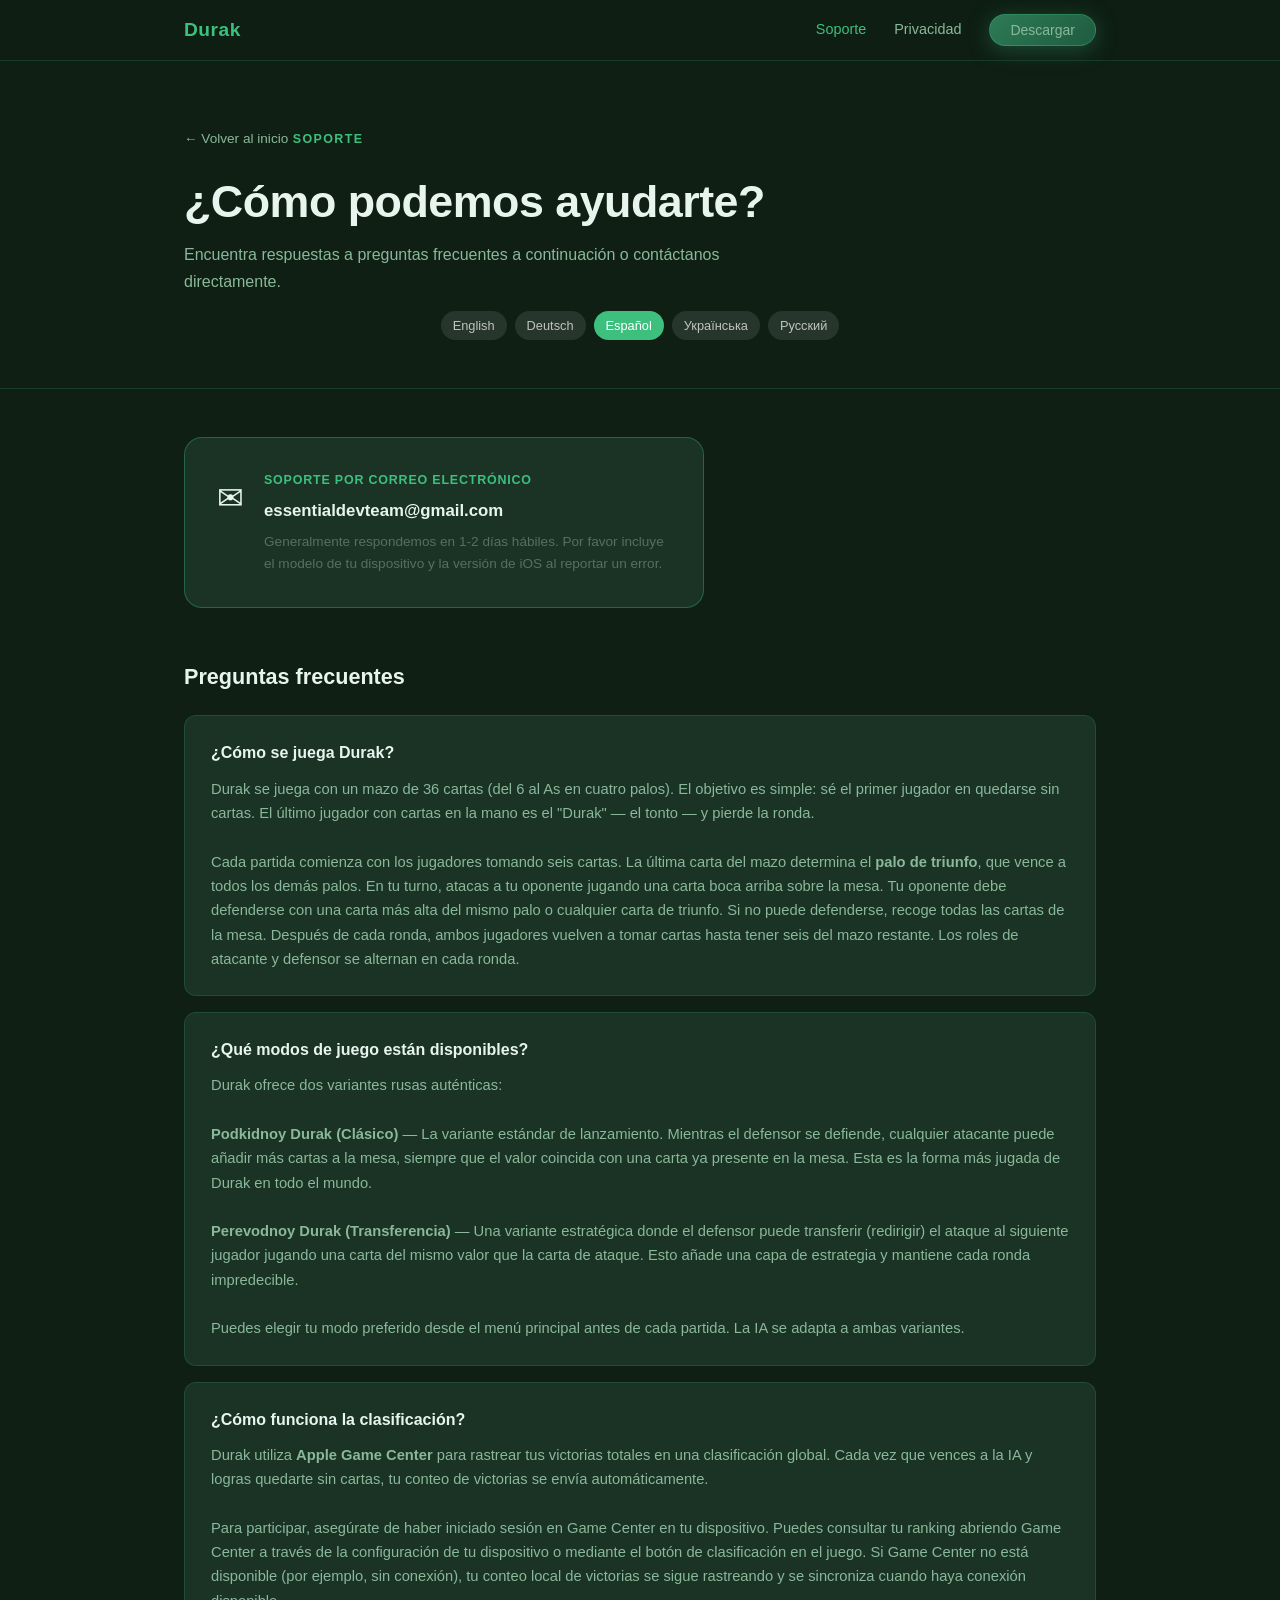
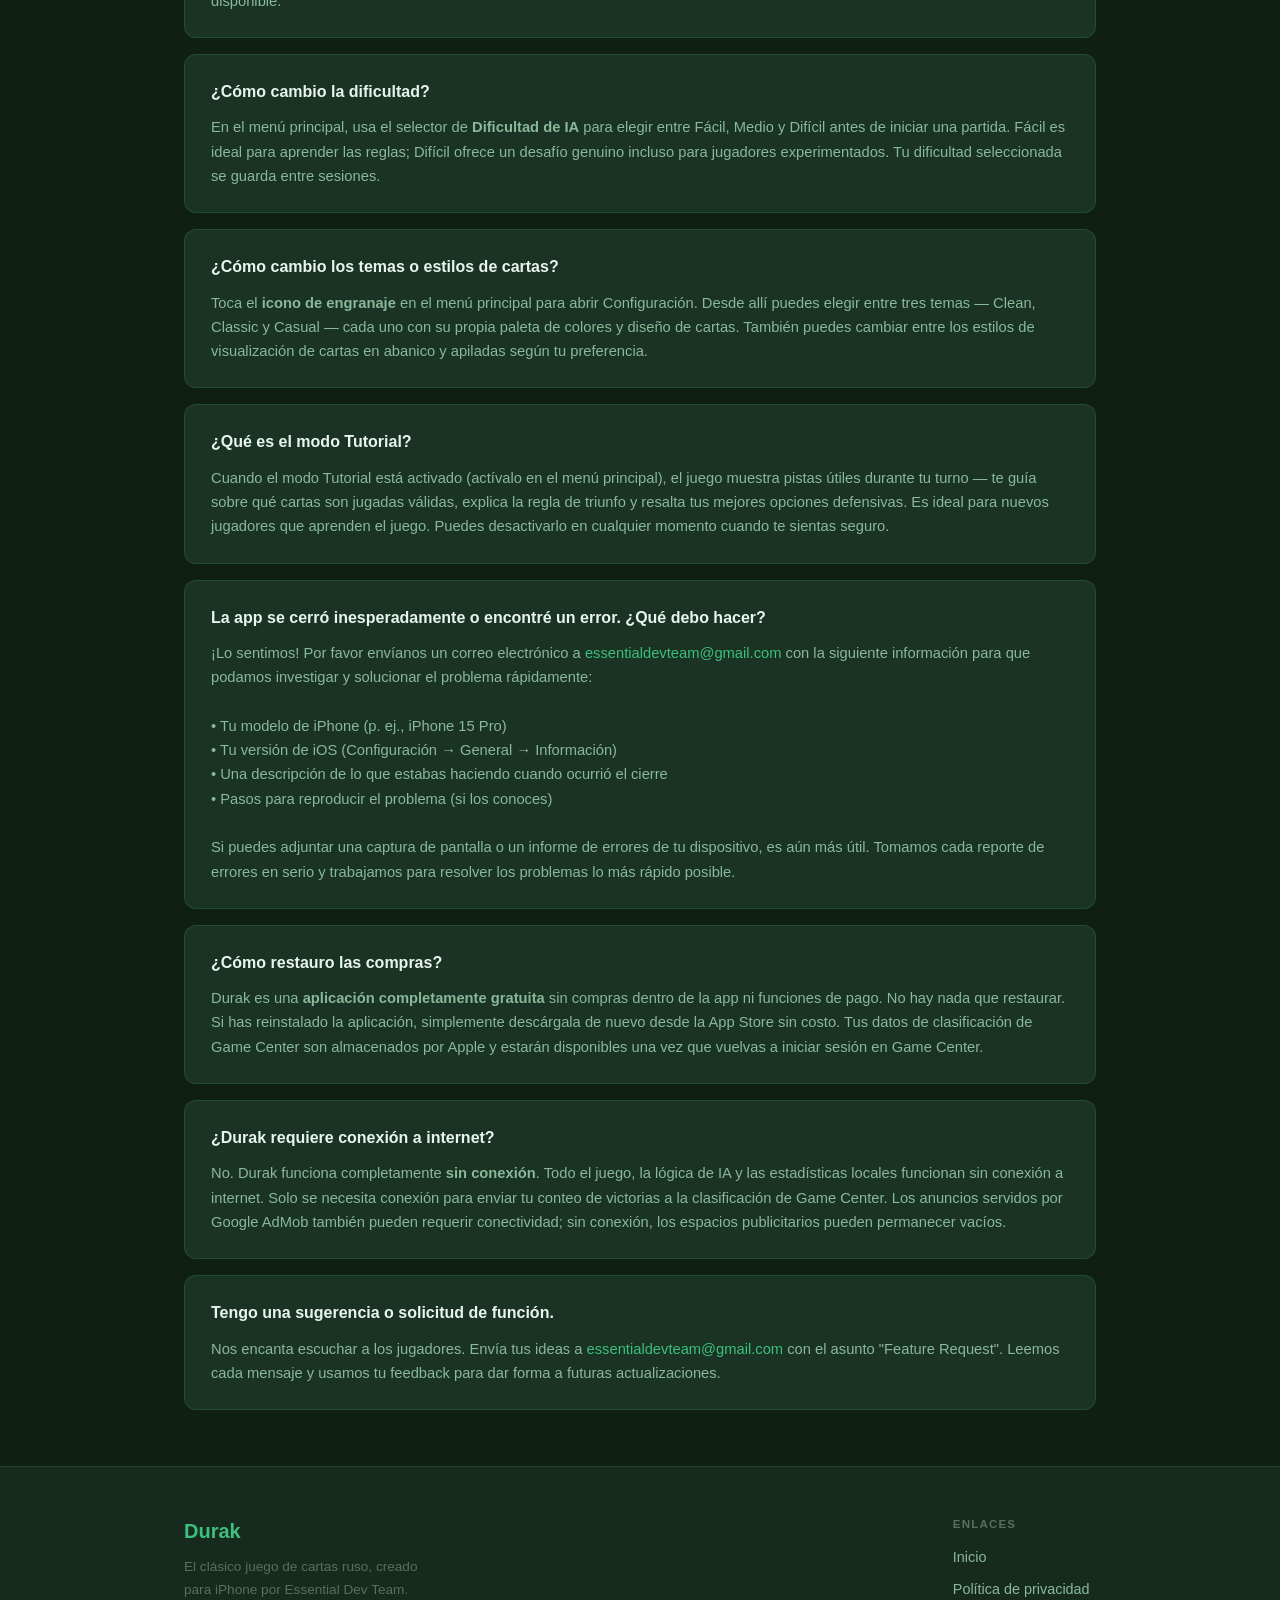
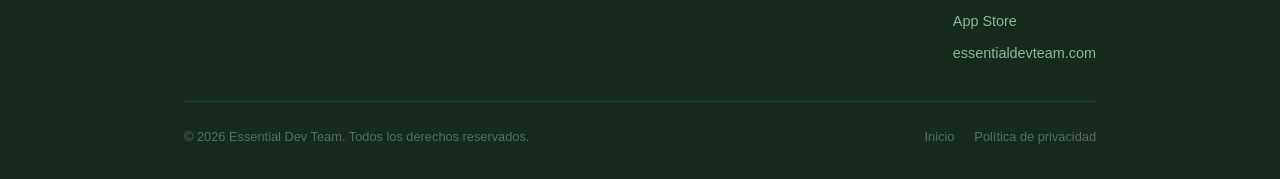
<file: support-es.html>
<!DOCTYPE html>
<html lang="es">
<head>
  <meta charset="UTF-8" />
  <meta name="viewport" content="width=device-width, initial-scale=1.0" />
  <title>Soporte - Durak Juego de Cartas</title>
  <meta name="description" content="Soporte y preguntas frecuentes para Durak, el clásico juego de cartas ruso para iPhone. Obtén respuestas a preguntas comunes o contacta al Essential Dev Team." />
  <meta name="theme-color" content="#0F1F14" />
  <link rel="stylesheet" href="style.css" />
</head>
<body>

  <!-- Navigation -->
  <nav class="nav">
    <div class="container nav__inner">
      <a href="index.html" class="nav__logo">Durak</a>
      <div class="nav__links">
        <a href="support-es.html" style="color: var(--accent);">Soporte</a>
        <a href="privacy.html">Privacidad</a>
        <a href="https://apps.apple.com/app/id6759906887" class="btn btn--primary" style="padding: 8px 20px; font-size: 0.875rem;">Descargar</a>
      </div>
    </div>
  </nav>

  <!-- Page Header -->
  <div class="page-header">
    <div class="container">
      <a href="index.html" class="page-header__back">
        &#8592; Volver al inicio
      </a>
      <div class="page-header__eyebrow">Soporte</div>
      <h1>¿Cómo podemos ayudarte?</h1>
      <p>Encuentra respuestas a preguntas frecuentes a continuación o contáctanos directamente.</p>
      <div style="margin-top: 16px; display: flex; gap: 8px; flex-wrap: wrap; justify-content: center;">
        <a href="support.html" style="padding: 4px 12px; border-radius: 20px; font-size: 0.8rem; background: rgba(255,255,255,0.1); color: rgba(255,255,255,0.7); text-decoration: none;">English</a>
        <a href="support-de.html" style="padding: 4px 12px; border-radius: 20px; font-size: 0.8rem; background: rgba(255,255,255,0.1); color: rgba(255,255,255,0.7); text-decoration: none;">Deutsch</a>
        <a href="support-es.html" style="padding: 4px 12px; border-radius: 20px; font-size: 0.8rem; background: var(--accent); color: #fff; text-decoration: none;">Español</a>
        <a href="support-uk.html" style="padding: 4px 12px; border-radius: 20px; font-size: 0.8rem; background: rgba(255,255,255,0.1); color: rgba(255,255,255,0.7); text-decoration: none;">Українська</a>
        <a href="support-ru.html" style="padding: 4px 12px; border-radius: 20px; font-size: 0.8rem; background: rgba(255,255,255,0.1); color: rgba(255,255,255,0.7); text-decoration: none;">Русский</a>
      </div>
    </div>
  </div>

  <!-- Contact Card -->
  <section style="padding: 48px 0 0;">
    <div class="container">
      <div class="contact-card">
        <div class="contact-card__icon">&#9993;</div>
        <div>
          <div class="contact-card__label">Soporte por correo electrónico</div>
          <div class="contact-card__email">
            <a href="mailto:essentialdevteam@gmail.com">essentialdevteam@gmail.com</a>
          </div>
          <p class="contact-card__sub">
            Generalmente respondemos en 1-2 días hábiles. Por favor incluye el modelo de tu dispositivo y la versión de iOS al reportar un error.
          </p>
        </div>
      </div>
    </div>
  </section>

  <!-- FAQ -->
  <section class="content-section">
    <div class="container">
      <div class="prose">
        <h2>Preguntas frecuentes</h2>
      </div>

      <div class="faq-list mt-24">

        <div class="faq-item">
          <div class="faq-item__q">¿Cómo se juega Durak?</div>
          <p class="faq-item__a">
            Durak se juega con un mazo de 36 cartas (del 6 al As en cuatro palos). El objetivo es simple: sé el primer jugador en quedarse sin cartas. El último jugador con cartas en la mano es el "Durak" — el tonto — y pierde la ronda.
            <br><br>
            Cada partida comienza con los jugadores tomando seis cartas. La última carta del mazo determina el <strong>palo de triunfo</strong>, que vence a todos los demás palos. En tu turno, atacas a tu oponente jugando una carta boca arriba sobre la mesa. Tu oponente debe defenderse con una carta más alta del mismo palo o cualquier carta de triunfo. Si no puede defenderse, recoge todas las cartas de la mesa. Después de cada ronda, ambos jugadores vuelven a tomar cartas hasta tener seis del mazo restante. Los roles de atacante y defensor se alternan en cada ronda.
          </p>
        </div>

        <div class="faq-item">
          <div class="faq-item__q">¿Qué modos de juego están disponibles?</div>
          <p class="faq-item__a">
            Durak ofrece dos variantes rusas auténticas:
            <br><br>
            <strong>Podkidnoy Durak (Clásico)</strong> — La variante estándar de lanzamiento. Mientras el defensor se defiende, cualquier atacante puede añadir más cartas a la mesa, siempre que el valor coincida con una carta ya presente en la mesa. Esta es la forma más jugada de Durak en todo el mundo.
            <br><br>
            <strong>Perevodnoy Durak (Transferencia)</strong> — Una variante estratégica donde el defensor puede transferir (redirigir) el ataque al siguiente jugador jugando una carta del mismo valor que la carta de ataque. Esto añade una capa de estrategia y mantiene cada ronda impredecible.
            <br><br>
            Puedes elegir tu modo preferido desde el menú principal antes de cada partida. La IA se adapta a ambas variantes.
          </p>
        </div>

        <div class="faq-item">
          <div class="faq-item__q">¿Cómo funciona la clasificación?</div>
          <p class="faq-item__a">
            Durak utiliza <strong>Apple Game Center</strong> para rastrear tus victorias totales en una clasificación global. Cada vez que vences a la IA y logras quedarte sin cartas, tu conteo de victorias se envía automáticamente.
            <br><br>
            Para participar, asegúrate de haber iniciado sesión en Game Center en tu dispositivo. Puedes consultar tu ranking abriendo Game Center a través de la configuración de tu dispositivo o mediante el botón de clasificación en el juego. Si Game Center no está disponible (por ejemplo, sin conexión), tu conteo local de victorias se sigue rastreando y se sincroniza cuando haya conexión disponible.
          </p>
        </div>

        <div class="faq-item">
          <div class="faq-item__q">¿Cómo cambio la dificultad?</div>
          <p class="faq-item__a">
            En el menú principal, usa el selector de <strong>Dificultad de IA</strong> para elegir entre Fácil, Medio y Difícil antes de iniciar una partida. Fácil es ideal para aprender las reglas; Difícil ofrece un desafío genuino incluso para jugadores experimentados. Tu dificultad seleccionada se guarda entre sesiones.
          </p>
        </div>

        <div class="faq-item">
          <div class="faq-item__q">¿Cómo cambio los temas o estilos de cartas?</div>
          <p class="faq-item__a">
            Toca el <strong>icono de engranaje</strong> en el menú principal para abrir Configuración. Desde allí puedes elegir entre tres temas — Clean, Classic y Casual — cada uno con su propia paleta de colores y diseño de cartas. También puedes cambiar entre los estilos de visualización de cartas en abanico y apiladas según tu preferencia.
          </p>
        </div>

        <div class="faq-item">
          <div class="faq-item__q">¿Qué es el modo Tutorial?</div>
          <p class="faq-item__a">
            Cuando el modo Tutorial está activado (actívalo en el menú principal), el juego muestra pistas útiles durante tu turno — te guía sobre qué cartas son jugadas válidas, explica la regla de triunfo y resalta tus mejores opciones defensivas. Es ideal para nuevos jugadores que aprenden el juego. Puedes desactivarlo en cualquier momento cuando te sientas seguro.
          </p>
        </div>

        <div class="faq-item">
          <div class="faq-item__q">La app se cerró inesperadamente o encontré un error. ¿Qué debo hacer?</div>
          <p class="faq-item__a">
            ¡Lo sentimos! Por favor envíanos un correo electrónico a
            <a href="mailto:essentialdevteam@gmail.com">essentialdevteam@gmail.com</a>
            con la siguiente información para que podamos investigar y solucionar el problema rápidamente:
            <br><br>
            &bull; Tu modelo de iPhone (p. ej., iPhone 15 Pro)<br>
            &bull; Tu versión de iOS (Configuración &rarr; General &rarr; Información)<br>
            &bull; Una descripción de lo que estabas haciendo cuando ocurrió el cierre<br>
            &bull; Pasos para reproducir el problema (si los conoces)<br>
            <br>
            Si puedes adjuntar una captura de pantalla o un informe de errores de tu dispositivo, es aún más útil. Tomamos cada reporte de errores en serio y trabajamos para resolver los problemas lo más rápido posible.
          </p>
        </div>

        <div class="faq-item">
          <div class="faq-item__q">¿Cómo restauro las compras?</div>
          <p class="faq-item__a">
            Durak es una <strong>aplicación completamente gratuita</strong> sin compras dentro de la app ni funciones de pago. No hay nada que restaurar. Si has reinstalado la aplicación, simplemente descárgala de nuevo desde la App Store sin costo. Tus datos de clasificación de Game Center son almacenados por Apple y estarán disponibles una vez que vuelvas a iniciar sesión en Game Center.
          </p>
        </div>

        <div class="faq-item">
          <div class="faq-item__q">¿Durak requiere conexión a internet?</div>
          <p class="faq-item__a">
            No. Durak funciona completamente <strong>sin conexión</strong>. Todo el juego, la lógica de IA y las estadísticas locales funcionan sin conexión a internet. Solo se necesita conexión para enviar tu conteo de victorias a la clasificación de Game Center. Los anuncios servidos por Google AdMob también pueden requerir conectividad; sin conexión, los espacios publicitarios pueden permanecer vacíos.
          </p>
        </div>

        <div class="faq-item">
          <div class="faq-item__q">Tengo una sugerencia o solicitud de función.</div>
          <p class="faq-item__a">
            Nos encanta escuchar a los jugadores. Envía tus ideas a
            <a href="mailto:essentialdevteam@gmail.com">essentialdevteam@gmail.com</a>
            con el asunto "Feature Request". Leemos cada mensaje y usamos tu feedback para dar forma a futuras actualizaciones.
          </p>
        </div>

      </div>
    </div>
  </section>

  <!-- Footer -->
  <footer class="footer">
    <div class="container">
      <div class="footer__inner">
        <div>
          <div class="footer__brand-name">Durak</div>
          <p class="footer__brand-desc">
            El clásico juego de cartas ruso, creado para iPhone por Essential Dev Team.
          </p>
        </div>
        <div>
          <div class="footer__nav-heading">Enlaces</div>
          <div class="footer__nav-links">
            <a href="index.html">Inicio</a>
            <a href="privacy.html">Política de privacidad</a>
            <a href="https://apps.apple.com/app/id6759906887">App Store</a>
            <a href="https://essentialdevteam.com/" target="_blank" rel="noopener">essentialdevteam.com</a>
          </div>
        </div>
      </div>
      <div class="footer__bottom">
        <p class="footer__copy">
          &copy; 2026 <a href="https://essentialdevteam.com/" target="_blank" rel="noopener">Essential Dev Team</a>.
          Todos los derechos reservados.
        </p>
        <div class="footer__legal-links">
          <a href="index.html">Inicio</a>
          <a href="privacy.html">Política de privacidad</a>
        </div>
      </div>
    </div>
  </footer>

</body>
</html>
</file>
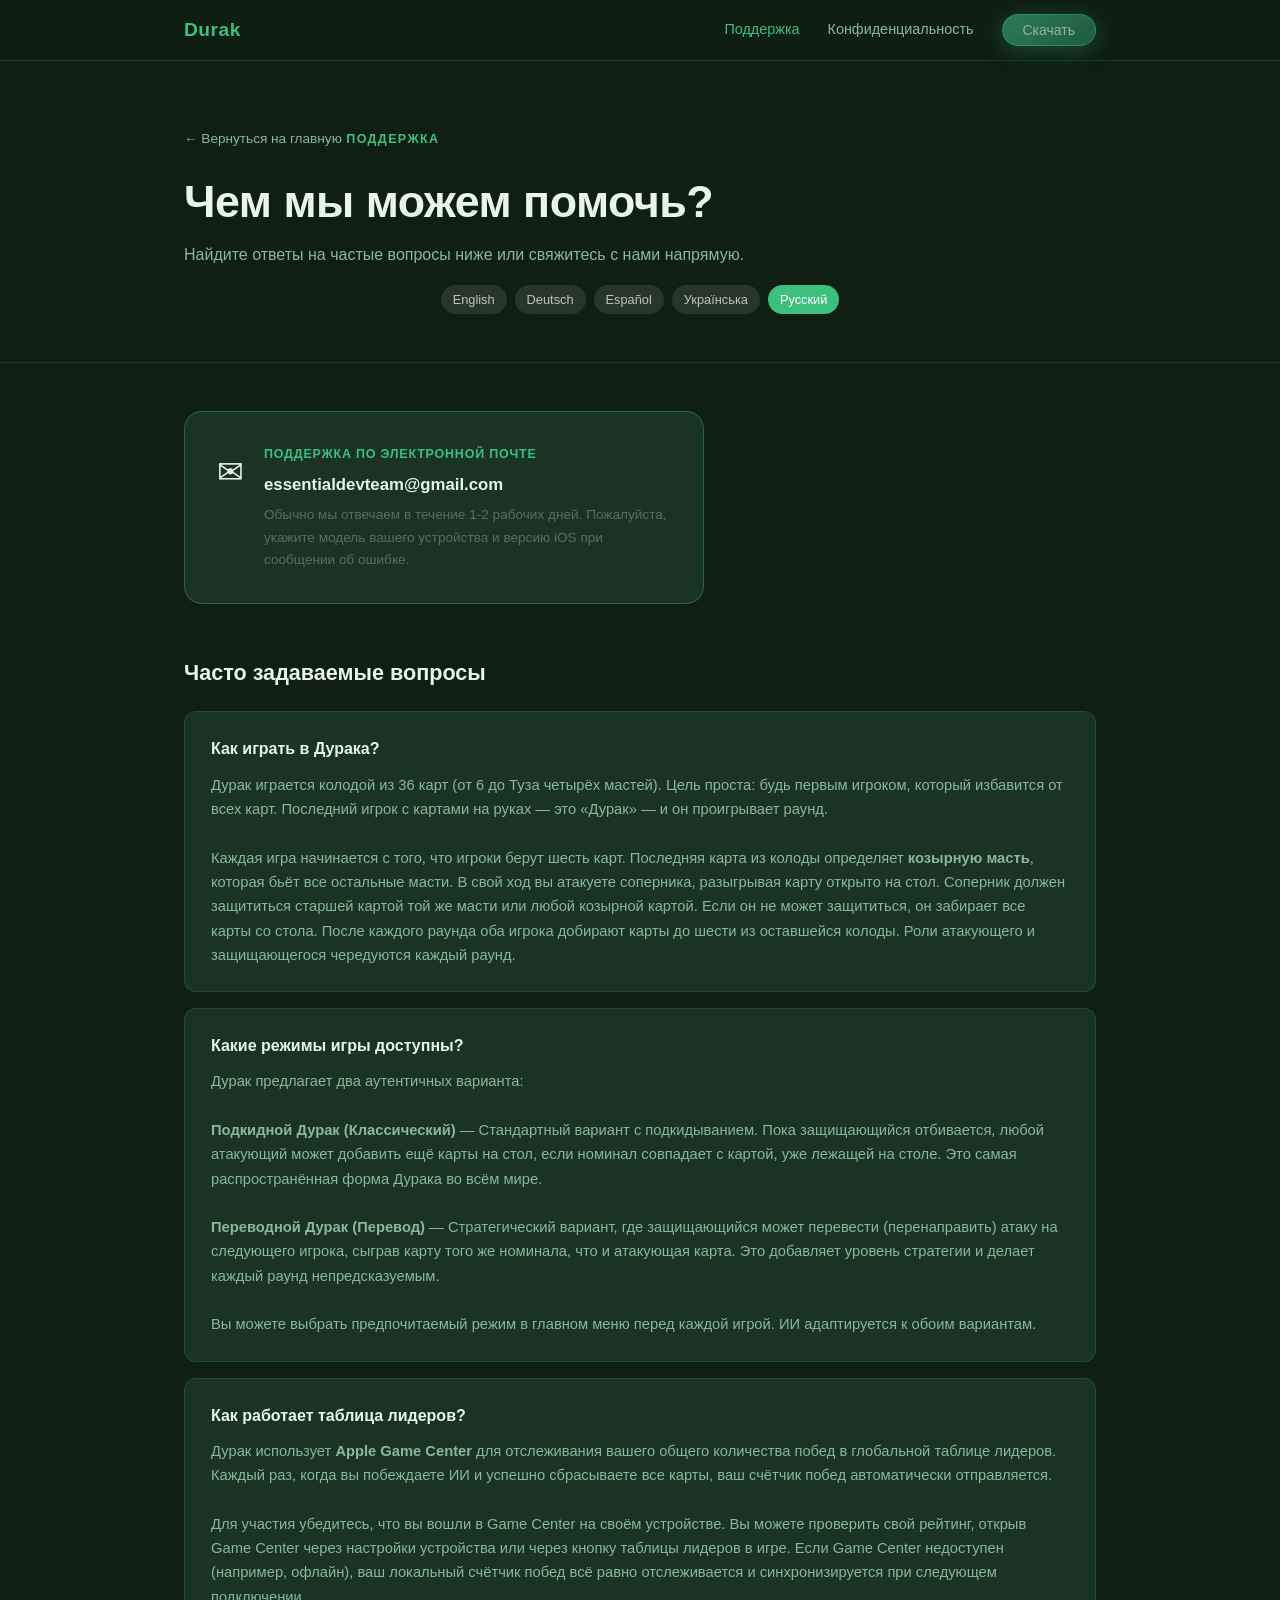
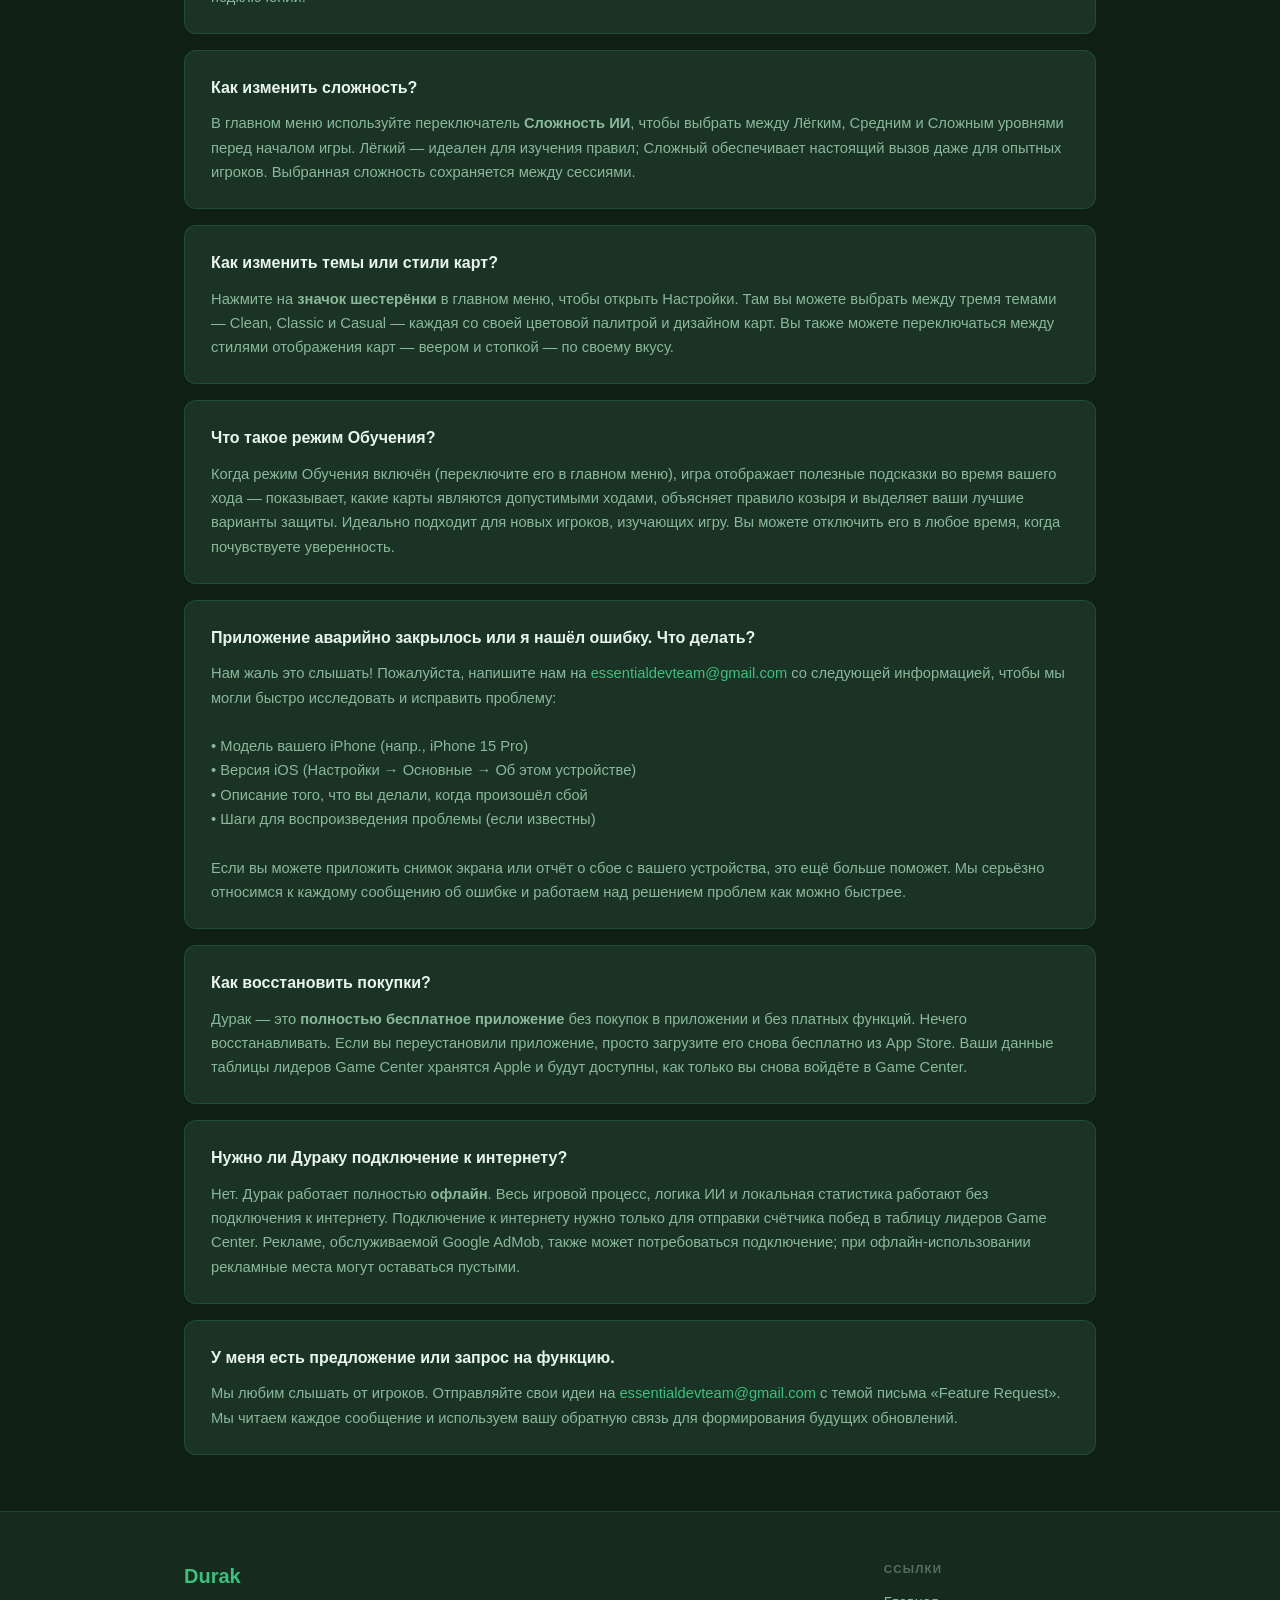
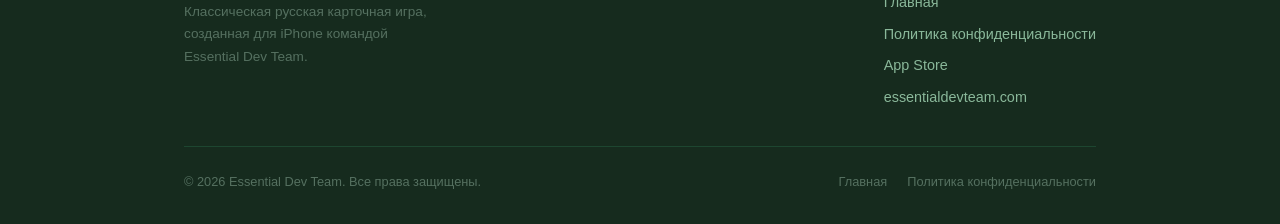
<file: support-ru.html>
<!DOCTYPE html>
<html lang="ru">
<head>
  <meta charset="UTF-8" />
  <meta name="viewport" content="width=device-width, initial-scale=1.0" />
  <title>Поддержка - Дурак Карточная Игра</title>
  <meta name="description" content="Поддержка и FAQ для Дурака, классической русской карточной игры для iPhone. Ответы на частые вопросы или свяжитесь с Essential Dev Team." />
  <meta name="theme-color" content="#0F1F14" />
  <link rel="stylesheet" href="style.css" />
</head>
<body>

  <!-- Navigation -->
  <nav class="nav">
    <div class="container nav__inner">
      <a href="index.html" class="nav__logo">Durak</a>
      <div class="nav__links">
        <a href="support-ru.html" style="color: var(--accent);">Поддержка</a>
        <a href="privacy.html">Конфиденциальность</a>
        <a href="https://apps.apple.com/app/id6759906887" class="btn btn--primary" style="padding: 8px 20px; font-size: 0.875rem;">Скачать</a>
      </div>
    </div>
  </nav>

  <!-- Page Header -->
  <div class="page-header">
    <div class="container">
      <a href="index.html" class="page-header__back">
        &#8592; Вернуться на главную
      </a>
      <div class="page-header__eyebrow">Поддержка</div>
      <h1>Чем мы можем помочь?</h1>
      <p>Найдите ответы на частые вопросы ниже или свяжитесь с нами напрямую.</p>
      <div style="margin-top: 16px; display: flex; gap: 8px; flex-wrap: wrap; justify-content: center;">
        <a href="support.html" style="padding: 4px 12px; border-radius: 20px; font-size: 0.8rem; background: rgba(255,255,255,0.1); color: rgba(255,255,255,0.7); text-decoration: none;">English</a>
        <a href="support-de.html" style="padding: 4px 12px; border-radius: 20px; font-size: 0.8rem; background: rgba(255,255,255,0.1); color: rgba(255,255,255,0.7); text-decoration: none;">Deutsch</a>
        <a href="support-es.html" style="padding: 4px 12px; border-radius: 20px; font-size: 0.8rem; background: rgba(255,255,255,0.1); color: rgba(255,255,255,0.7); text-decoration: none;">Español</a>
        <a href="support-uk.html" style="padding: 4px 12px; border-radius: 20px; font-size: 0.8rem; background: rgba(255,255,255,0.1); color: rgba(255,255,255,0.7); text-decoration: none;">Українська</a>
        <a href="support-ru.html" style="padding: 4px 12px; border-radius: 20px; font-size: 0.8rem; background: var(--accent); color: #fff; text-decoration: none;">Русский</a>
      </div>
    </div>
  </div>

  <!-- Contact Card -->
  <section style="padding: 48px 0 0;">
    <div class="container">
      <div class="contact-card">
        <div class="contact-card__icon">&#9993;</div>
        <div>
          <div class="contact-card__label">Поддержка по электронной почте</div>
          <div class="contact-card__email">
            <a href="mailto:essentialdevteam@gmail.com">essentialdevteam@gmail.com</a>
          </div>
          <p class="contact-card__sub">
            Обычно мы отвечаем в течение 1-2 рабочих дней. Пожалуйста, укажите модель вашего устройства и версию iOS при сообщении об ошибке.
          </p>
        </div>
      </div>
    </div>
  </section>

  <!-- FAQ -->
  <section class="content-section">
    <div class="container">
      <div class="prose">
        <h2>Часто задаваемые вопросы</h2>
      </div>

      <div class="faq-list mt-24">

        <div class="faq-item">
          <div class="faq-item__q">Как играть в Дурака?</div>
          <p class="faq-item__a">
            Дурак играется колодой из 36 карт (от 6 до Туза четырёх мастей). Цель проста: будь первым игроком, который избавится от всех карт. Последний игрок с картами на руках — это «Дурак» — и он проигрывает раунд.
            <br><br>
            Каждая игра начинается с того, что игроки берут шесть карт. Последняя карта из колоды определяет <strong>козырную масть</strong>, которая бьёт все остальные масти. В свой ход вы атакуете соперника, разыгрывая карту открыто на стол. Соперник должен защититься старшей картой той же масти или любой козырной картой. Если он не может защититься, он забирает все карты со стола. После каждого раунда оба игрока добирают карты до шести из оставшейся колоды. Роли атакующего и защищающегося чередуются каждый раунд.
          </p>
        </div>

        <div class="faq-item">
          <div class="faq-item__q">Какие режимы игры доступны?</div>
          <p class="faq-item__a">
            Дурак предлагает два аутентичных варианта:
            <br><br>
            <strong>Подкидной Дурак (Классический)</strong> — Стандартный вариант с подкидыванием. Пока защищающийся отбивается, любой атакующий может добавить ещё карты на стол, если номинал совпадает с картой, уже лежащей на столе. Это самая распространённая форма Дурака во всём мире.
            <br><br>
            <strong>Переводной Дурак (Перевод)</strong> — Стратегический вариант, где защищающийся может перевести (перенаправить) атаку на следующего игрока, сыграв карту того же номинала, что и атакующая карта. Это добавляет уровень стратегии и делает каждый раунд непредсказуемым.
            <br><br>
            Вы можете выбрать предпочитаемый режим в главном меню перед каждой игрой. ИИ адаптируется к обоим вариантам.
          </p>
        </div>

        <div class="faq-item">
          <div class="faq-item__q">Как работает таблица лидеров?</div>
          <p class="faq-item__a">
            Дурак использует <strong>Apple Game Center</strong> для отслеживания вашего общего количества побед в глобальной таблице лидеров. Каждый раз, когда вы побеждаете ИИ и успешно сбрасываете все карты, ваш счётчик побед автоматически отправляется.
            <br><br>
            Для участия убедитесь, что вы вошли в Game Center на своём устройстве. Вы можете проверить свой рейтинг, открыв Game Center через настройки устройства или через кнопку таблицы лидеров в игре. Если Game Center недоступен (например, офлайн), ваш локальный счётчик побед всё равно отслеживается и синхронизируется при следующем подключении.
          </p>
        </div>

        <div class="faq-item">
          <div class="faq-item__q">Как изменить сложность?</div>
          <p class="faq-item__a">
            В главном меню используйте переключатель <strong>Сложность ИИ</strong>, чтобы выбрать между Лёгким, Средним и Сложным уровнями перед началом игры. Лёгкий — идеален для изучения правил; Сложный обеспечивает настоящий вызов даже для опытных игроков. Выбранная сложность сохраняется между сессиями.
          </p>
        </div>

        <div class="faq-item">
          <div class="faq-item__q">Как изменить темы или стили карт?</div>
          <p class="faq-item__a">
            Нажмите на <strong>значок шестерёнки</strong> в главном меню, чтобы открыть Настройки. Там вы можете выбрать между тремя темами — Clean, Classic и Casual — каждая со своей цветовой палитрой и дизайном карт. Вы также можете переключаться между стилями отображения карт — веером и стопкой — по своему вкусу.
          </p>
        </div>

        <div class="faq-item">
          <div class="faq-item__q">Что такое режим Обучения?</div>
          <p class="faq-item__a">
            Когда режим Обучения включён (переключите его в главном меню), игра отображает полезные подсказки во время вашего хода — показывает, какие карты являются допустимыми ходами, объясняет правило козыря и выделяет ваши лучшие варианты защиты. Идеально подходит для новых игроков, изучающих игру. Вы можете отключить его в любое время, когда почувствуете уверенность.
          </p>
        </div>

        <div class="faq-item">
          <div class="faq-item__q">Приложение аварийно закрылось или я нашёл ошибку. Что делать?</div>
          <p class="faq-item__a">
            Нам жаль это слышать! Пожалуйста, напишите нам на
            <a href="mailto:essentialdevteam@gmail.com">essentialdevteam@gmail.com</a>
            со следующей информацией, чтобы мы могли быстро исследовать и исправить проблему:
            <br><br>
            &bull; Модель вашего iPhone (напр., iPhone 15 Pro)<br>
            &bull; Версия iOS (Настройки &rarr; Основные &rarr; Об этом устройстве)<br>
            &bull; Описание того, что вы делали, когда произошёл сбой<br>
            &bull; Шаги для воспроизведения проблемы (если известны)<br>
            <br>
            Если вы можете приложить снимок экрана или отчёт о сбое с вашего устройства, это ещё больше поможет. Мы серьёзно относимся к каждому сообщению об ошибке и работаем над решением проблем как можно быстрее.
          </p>
        </div>

        <div class="faq-item">
          <div class="faq-item__q">Как восстановить покупки?</div>
          <p class="faq-item__a">
            Дурак — это <strong>полностью бесплатное приложение</strong> без покупок в приложении и без платных функций. Нечего восстанавливать. Если вы переустановили приложение, просто загрузите его снова бесплатно из App Store. Ваши данные таблицы лидеров Game Center хранятся Apple и будут доступны, как только вы снова войдёте в Game Center.
          </p>
        </div>

        <div class="faq-item">
          <div class="faq-item__q">Нужно ли Дураку подключение к интернету?</div>
          <p class="faq-item__a">
            Нет. Дурак работает полностью <strong>офлайн</strong>. Весь игровой процесс, логика ИИ и локальная статистика работают без подключения к интернету. Подключение к интернету нужно только для отправки счётчика побед в таблицу лидеров Game Center. Рекламе, обслуживаемой Google AdMob, также может потребоваться подключение; при офлайн-использовании рекламные места могут оставаться пустыми.
          </p>
        </div>

        <div class="faq-item">
          <div class="faq-item__q">У меня есть предложение или запрос на функцию.</div>
          <p class="faq-item__a">
            Мы любим слышать от игроков. Отправляйте свои идеи на
            <a href="mailto:essentialdevteam@gmail.com">essentialdevteam@gmail.com</a>
            с темой письма «Feature Request». Мы читаем каждое сообщение и используем вашу обратную связь для формирования будущих обновлений.
          </p>
        </div>

      </div>
    </div>
  </section>

  <!-- Footer -->
  <footer class="footer">
    <div class="container">
      <div class="footer__inner">
        <div>
          <div class="footer__brand-name">Durak</div>
          <p class="footer__brand-desc">
            Классическая русская карточная игра, созданная для iPhone командой Essential Dev Team.
          </p>
        </div>
        <div>
          <div class="footer__nav-heading">Ссылки</div>
          <div class="footer__nav-links">
            <a href="index.html">Главная</a>
            <a href="privacy.html">Политика конфиденциальности</a>
            <a href="https://apps.apple.com/app/id6759906887">App Store</a>
            <a href="https://essentialdevteam.com/" target="_blank" rel="noopener">essentialdevteam.com</a>
          </div>
        </div>
      </div>
      <div class="footer__bottom">
        <p class="footer__copy">
          &copy; 2026 <a href="https://essentialdevteam.com/" target="_blank" rel="noopener">Essential Dev Team</a>.
          Все права защищены.
        </p>
        <div class="footer__legal-links">
          <a href="index.html">Главная</a>
          <a href="privacy.html">Политика конфиденциальности</a>
        </div>
      </div>
    </div>
  </footer>

</body>
</html>
</file>
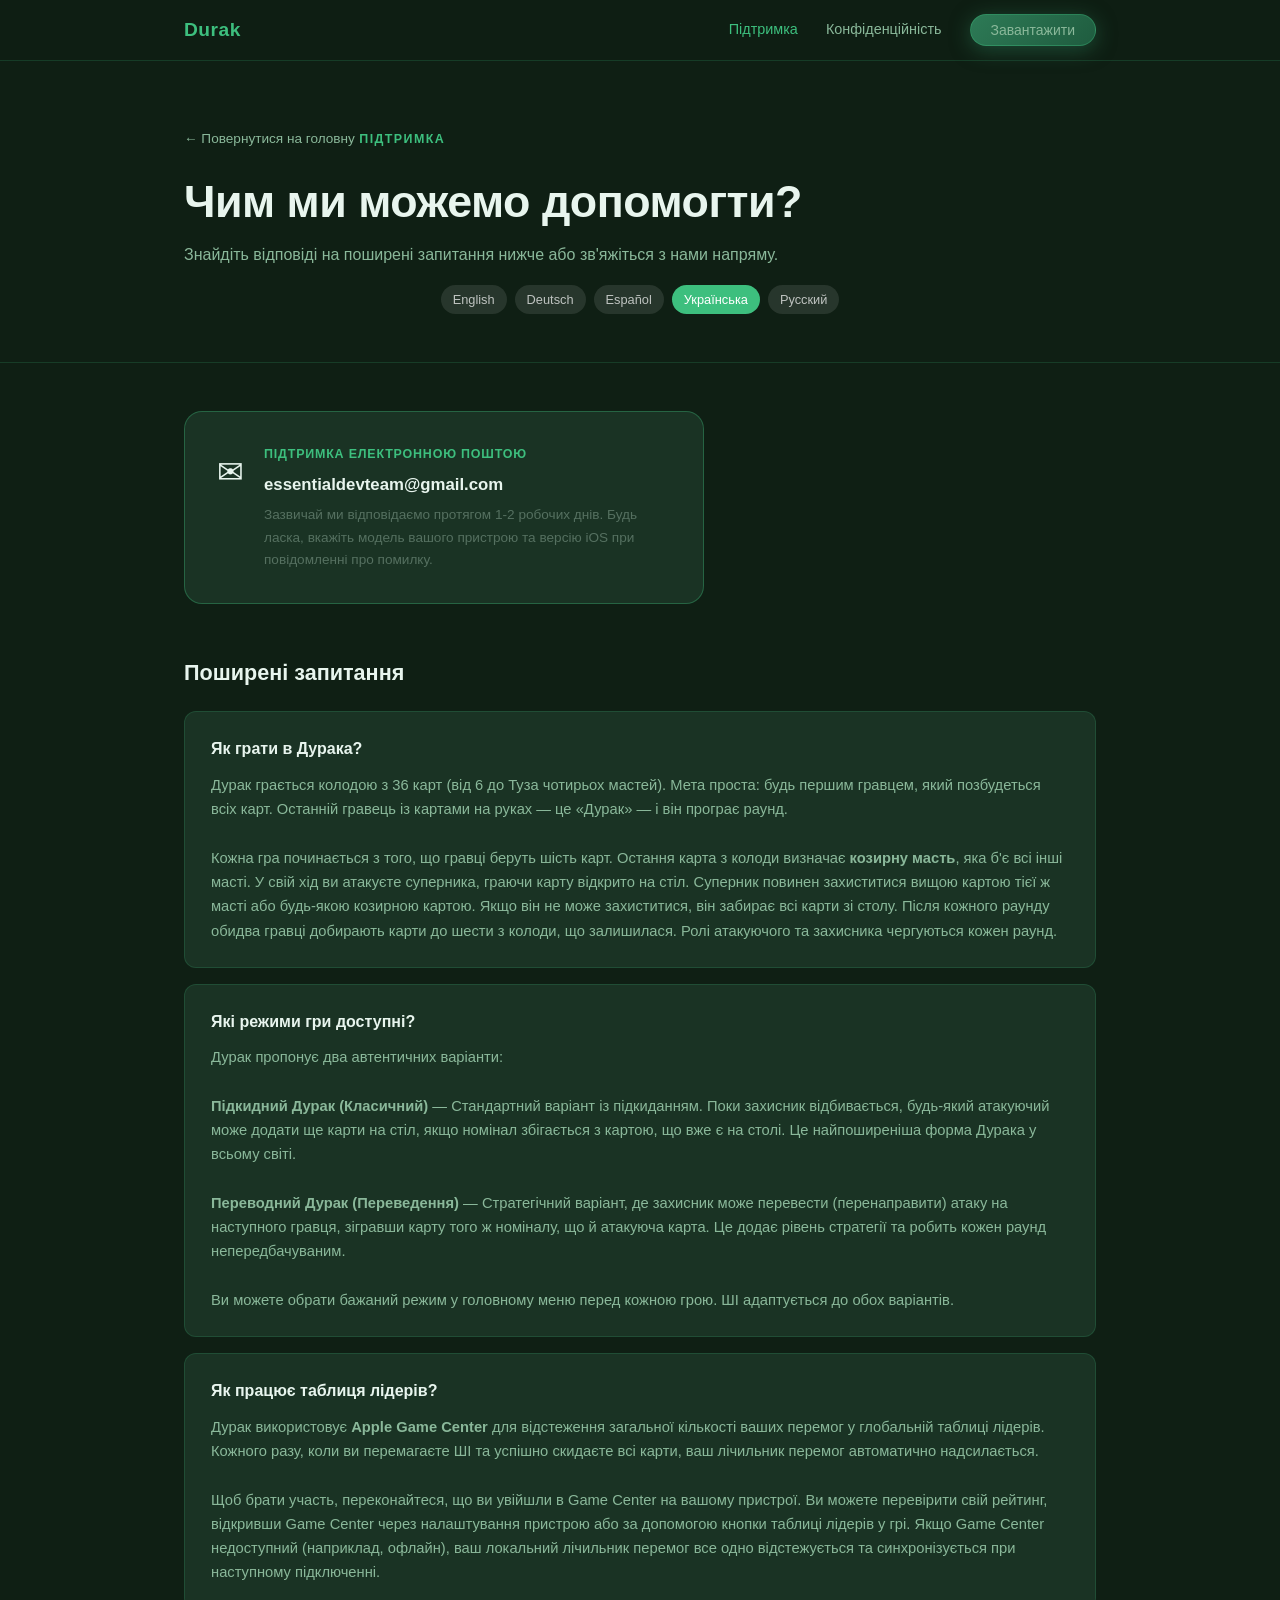
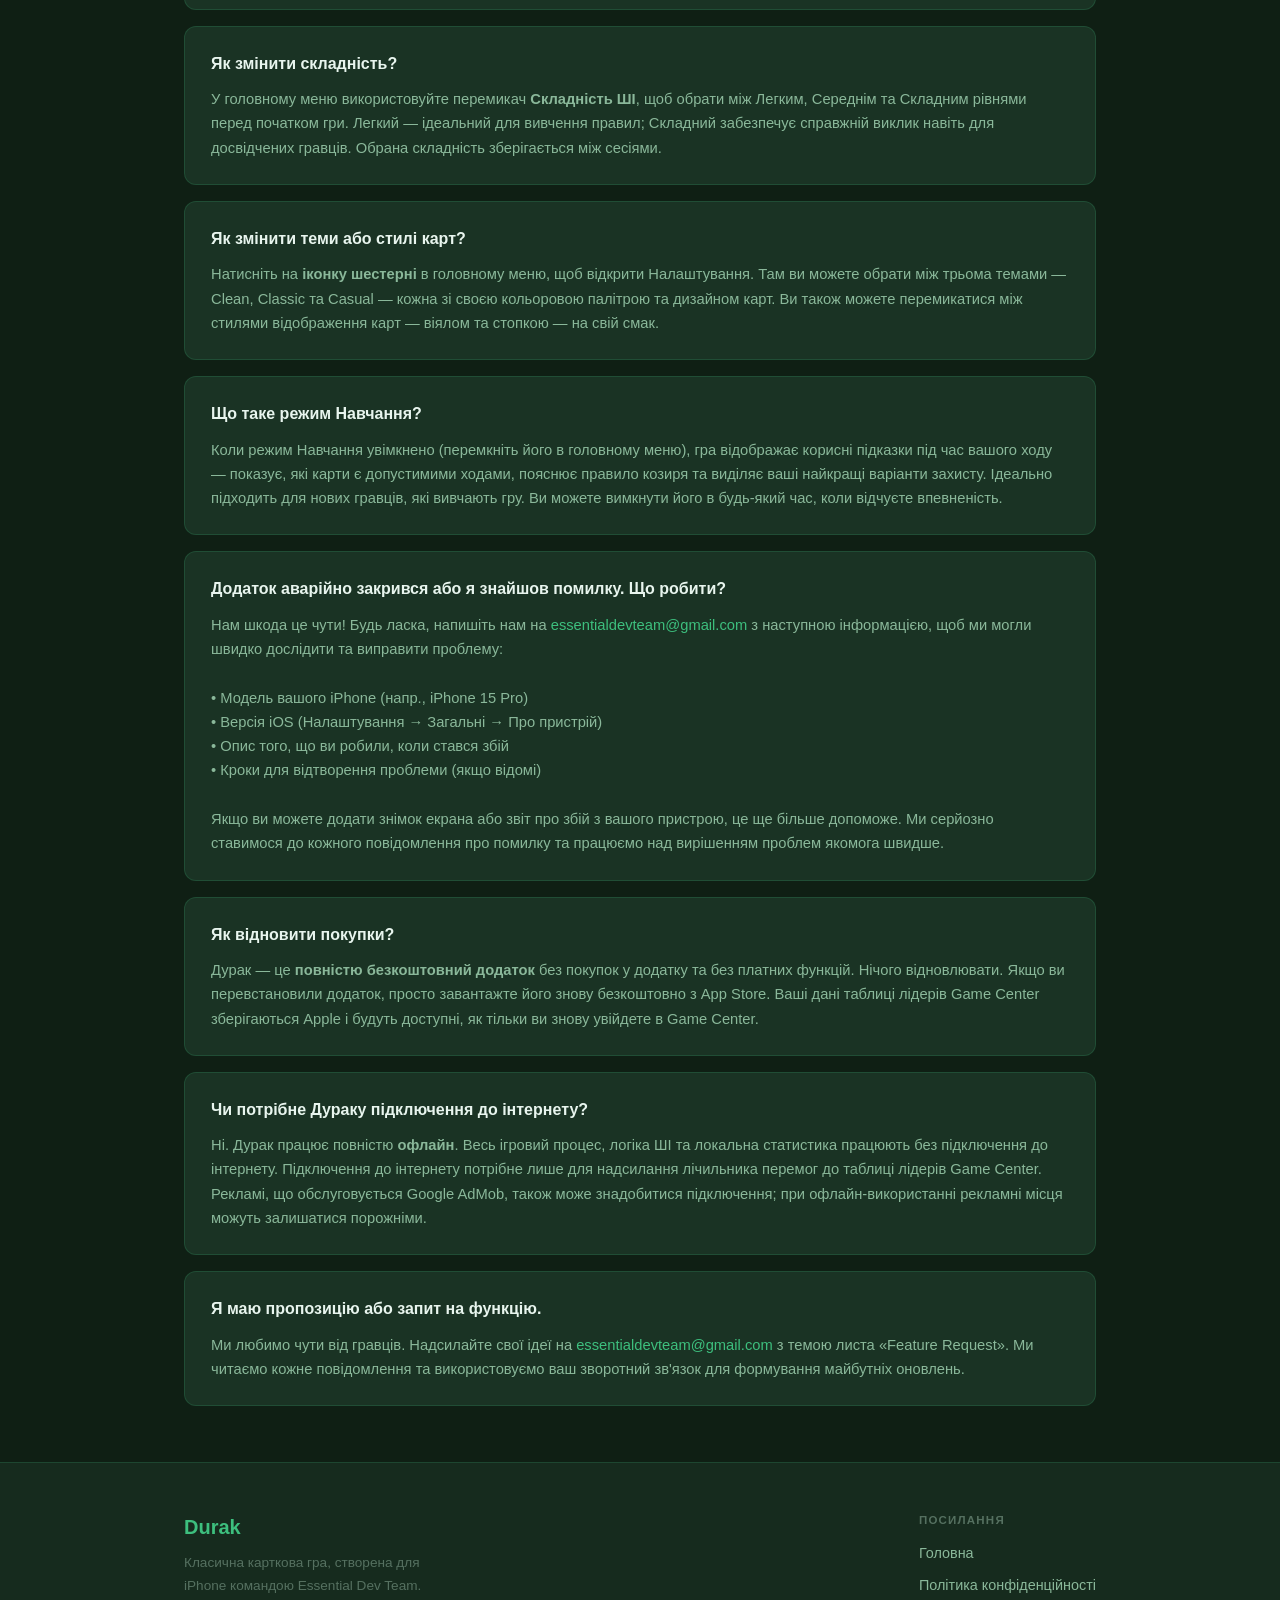
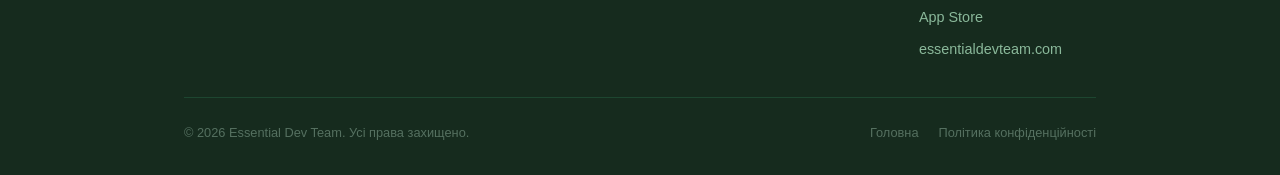
<file: support-uk.html>
<!DOCTYPE html>
<html lang="uk">
<head>
  <meta charset="UTF-8" />
  <meta name="viewport" content="width=device-width, initial-scale=1.0" />
  <title>Підтримка - Дурак Карткова Гра</title>
  <meta name="description" content="Підтримка та FAQ для Дурака, класичної російської карткової гри для iPhone. Відповіді на поширені запитання або зв'яжіться з Essential Dev Team." />
  <meta name="theme-color" content="#0F1F14" />
  <link rel="stylesheet" href="style.css" />
</head>
<body>

  <!-- Navigation -->
  <nav class="nav">
    <div class="container nav__inner">
      <a href="index.html" class="nav__logo">Durak</a>
      <div class="nav__links">
        <a href="support-uk.html" style="color: var(--accent);">Підтримка</a>
        <a href="privacy.html">Конфіденційність</a>
        <a href="https://apps.apple.com/app/id6759906887" class="btn btn--primary" style="padding: 8px 20px; font-size: 0.875rem;">Завантажити</a>
      </div>
    </div>
  </nav>

  <!-- Page Header -->
  <div class="page-header">
    <div class="container">
      <a href="index.html" class="page-header__back">
        &#8592; Повернутися на головну
      </a>
      <div class="page-header__eyebrow">Підтримка</div>
      <h1>Чим ми можемо допомогти?</h1>
      <p>Знайдіть відповіді на поширені запитання нижче або зв'яжіться з нами напряму.</p>
      <div style="margin-top: 16px; display: flex; gap: 8px; flex-wrap: wrap; justify-content: center;">
        <a href="support.html" style="padding: 4px 12px; border-radius: 20px; font-size: 0.8rem; background: rgba(255,255,255,0.1); color: rgba(255,255,255,0.7); text-decoration: none;">English</a>
        <a href="support-de.html" style="padding: 4px 12px; border-radius: 20px; font-size: 0.8rem; background: rgba(255,255,255,0.1); color: rgba(255,255,255,0.7); text-decoration: none;">Deutsch</a>
        <a href="support-es.html" style="padding: 4px 12px; border-radius: 20px; font-size: 0.8rem; background: rgba(255,255,255,0.1); color: rgba(255,255,255,0.7); text-decoration: none;">Español</a>
        <a href="support-uk.html" style="padding: 4px 12px; border-radius: 20px; font-size: 0.8rem; background: var(--accent); color: #fff; text-decoration: none;">Українська</a>
        <a href="support-ru.html" style="padding: 4px 12px; border-radius: 20px; font-size: 0.8rem; background: rgba(255,255,255,0.1); color: rgba(255,255,255,0.7); text-decoration: none;">Русский</a>
      </div>
    </div>
  </div>

  <!-- Contact Card -->
  <section style="padding: 48px 0 0;">
    <div class="container">
      <div class="contact-card">
        <div class="contact-card__icon">&#9993;</div>
        <div>
          <div class="contact-card__label">Підтримка електронною поштою</div>
          <div class="contact-card__email">
            <a href="mailto:essentialdevteam@gmail.com">essentialdevteam@gmail.com</a>
          </div>
          <p class="contact-card__sub">
            Зазвичай ми відповідаємо протягом 1-2 робочих днів. Будь ласка, вкажіть модель вашого пристрою та версію iOS при повідомленні про помилку.
          </p>
        </div>
      </div>
    </div>
  </section>

  <!-- FAQ -->
  <section class="content-section">
    <div class="container">
      <div class="prose">
        <h2>Поширені запитання</h2>
      </div>

      <div class="faq-list mt-24">

        <div class="faq-item">
          <div class="faq-item__q">Як грати в Дурака?</div>
          <p class="faq-item__a">
            Дурак грається колодою з 36 карт (від 6 до Туза чотирьох мастей). Мета проста: будь першим гравцем, який позбудеться всіх карт. Останній гравець із картами на руках — це «Дурак» — і він програє раунд.
            <br><br>
            Кожна гра починається з того, що гравці беруть шість карт. Остання карта з колоди визначає <strong>козирну масть</strong>, яка б'є всі інші масті. У свій хід ви атакуєте суперника, граючи карту відкрито на стіл. Суперник повинен захиститися вищою картою тієї ж масті або будь-якою козирною картою. Якщо він не може захиститися, він забирає всі карти зі столу. Після кожного раунду обидва гравці добирають карти до шести з колоди, що залишилася. Ролі атакуючого та захисника чергуються кожен раунд.
          </p>
        </div>

        <div class="faq-item">
          <div class="faq-item__q">Які режими гри доступні?</div>
          <p class="faq-item__a">
            Дурак пропонує два автентичних варіанти:
            <br><br>
            <strong>Підкидний Дурак (Класичний)</strong> — Стандартний варіант із підкиданням. Поки захисник відбивається, будь-який атакуючий може додати ще карти на стіл, якщо номінал збігається з картою, що вже є на столі. Це найпоширеніша форма Дурака у всьому світі.
            <br><br>
            <strong>Переводний Дурак (Переведення)</strong> — Стратегічний варіант, де захисник може перевести (перенаправити) атаку на наступного гравця, зігравши карту того ж номіналу, що й атакуюча карта. Це додає рівень стратегії та робить кожен раунд непередбачуваним.
            <br><br>
            Ви можете обрати бажаний режим у головному меню перед кожною грою. ШІ адаптується до обох варіантів.
          </p>
        </div>

        <div class="faq-item">
          <div class="faq-item__q">Як працює таблиця лідерів?</div>
          <p class="faq-item__a">
            Дурак використовує <strong>Apple Game Center</strong> для відстеження загальної кількості ваших перемог у глобальній таблиці лідерів. Кожного разу, коли ви перемагаєте ШІ та успішно скидаєте всі карти, ваш лічильник перемог автоматично надсилається.
            <br><br>
            Щоб брати участь, переконайтеся, що ви увійшли в Game Center на вашому пристрої. Ви можете перевірити свій рейтинг, відкривши Game Center через налаштування пристрою або за допомогою кнопки таблиці лідерів у грі. Якщо Game Center недоступний (наприклад, офлайн), ваш локальний лічильник перемог все одно відстежується та синхронізується при наступному підключенні.
          </p>
        </div>

        <div class="faq-item">
          <div class="faq-item__q">Як змінити складність?</div>
          <p class="faq-item__a">
            У головному меню використовуйте перемикач <strong>Складність ШІ</strong>, щоб обрати між Легким, Середнім та Складним рівнями перед початком гри. Легкий — ідеальний для вивчення правил; Складний забезпечує справжній виклик навіть для досвідчених гравців. Обрана складність зберігається між сесіями.
          </p>
        </div>

        <div class="faq-item">
          <div class="faq-item__q">Як змінити теми або стилі карт?</div>
          <p class="faq-item__a">
            Натисніть на <strong>іконку шестерні</strong> в головному меню, щоб відкрити Налаштування. Там ви можете обрати між трьома темами — Clean, Classic та Casual — кожна зі своєю кольоровою палітрою та дизайном карт. Ви також можете перемикатися між стилями відображення карт — віялом та стопкою — на свій смак.
          </p>
        </div>

        <div class="faq-item">
          <div class="faq-item__q">Що таке режим Навчання?</div>
          <p class="faq-item__a">
            Коли режим Навчання увімкнено (перемкніть його в головному меню), гра відображає корисні підказки під час вашого ходу — показує, які карти є допустимими ходами, пояснює правило козиря та виділяє ваші найкращі варіанти захисту. Ідеально підходить для нових гравців, які вивчають гру. Ви можете вимкнути його в будь-який час, коли відчуєте впевненість.
          </p>
        </div>

        <div class="faq-item">
          <div class="faq-item__q">Додаток аварійно закрився або я знайшов помилку. Що робити?</div>
          <p class="faq-item__a">
            Нам шкода це чути! Будь ласка, напишіть нам на
            <a href="mailto:essentialdevteam@gmail.com">essentialdevteam@gmail.com</a>
            з наступною інформацією, щоб ми могли швидко дослідити та виправити проблему:
            <br><br>
            &bull; Модель вашого iPhone (напр., iPhone 15 Pro)<br>
            &bull; Версія iOS (Налаштування &rarr; Загальні &rarr; Про пристрій)<br>
            &bull; Опис того, що ви робили, коли стався збій<br>
            &bull; Кроки для відтворення проблеми (якщо відомі)<br>
            <br>
            Якщо ви можете додати знімок екрана або звіт про збій з вашого пристрою, це ще більше допоможе. Ми серйозно ставимося до кожного повідомлення про помилку та працюємо над вирішенням проблем якомога швидше.
          </p>
        </div>

        <div class="faq-item">
          <div class="faq-item__q">Як відновити покупки?</div>
          <p class="faq-item__a">
            Дурак — це <strong>повністю безкоштовний додаток</strong> без покупок у додатку та без платних функцій. Нічого відновлювати. Якщо ви перевстановили додаток, просто завантажте його знову безкоштовно з App Store. Ваші дані таблиці лідерів Game Center зберігаються Apple і будуть доступні, як тільки ви знову увійдете в Game Center.
          </p>
        </div>

        <div class="faq-item">
          <div class="faq-item__q">Чи потрібне Дураку підключення до інтернету?</div>
          <p class="faq-item__a">
            Ні. Дурак працює повністю <strong>офлайн</strong>. Весь ігровий процес, логіка ШІ та локальна статистика працюють без підключення до інтернету. Підключення до інтернету потрібне лише для надсилання лічильника перемог до таблиці лідерів Game Center. Рекламі, що обслуговується Google AdMob, також може знадобитися підключення; при офлайн-використанні рекламні місця можуть залишатися порожніми.
          </p>
        </div>

        <div class="faq-item">
          <div class="faq-item__q">Я маю пропозицію або запит на функцію.</div>
          <p class="faq-item__a">
            Ми любимо чути від гравців. Надсилайте свої ідеї на
            <a href="mailto:essentialdevteam@gmail.com">essentialdevteam@gmail.com</a>
            з темою листа «Feature Request». Ми читаємо кожне повідомлення та використовуємо ваш зворотний зв'язок для формування майбутніх оновлень.
          </p>
        </div>

      </div>
    </div>
  </section>

  <!-- Footer -->
  <footer class="footer">
    <div class="container">
      <div class="footer__inner">
        <div>
          <div class="footer__brand-name">Durak</div>
          <p class="footer__brand-desc">
            Класична карткова гра, створена для iPhone командою Essential Dev Team.
          </p>
        </div>
        <div>
          <div class="footer__nav-heading">Посилання</div>
          <div class="footer__nav-links">
            <a href="index.html">Головна</a>
            <a href="privacy.html">Політика конфіденційності</a>
            <a href="https://apps.apple.com/app/id6759906887">App Store</a>
            <a href="https://essentialdevteam.com/" target="_blank" rel="noopener">essentialdevteam.com</a>
          </div>
        </div>
      </div>
      <div class="footer__bottom">
        <p class="footer__copy">
          &copy; 2026 <a href="https://essentialdevteam.com/" target="_blank" rel="noopener">Essential Dev Team</a>.
          Усі права захищено.
        </p>
        <div class="footer__legal-links">
          <a href="index.html">Головна</a>
          <a href="privacy.html">Політика конфіденційності</a>
        </div>
      </div>
    </div>
  </footer>

</body>
</html>
</file>
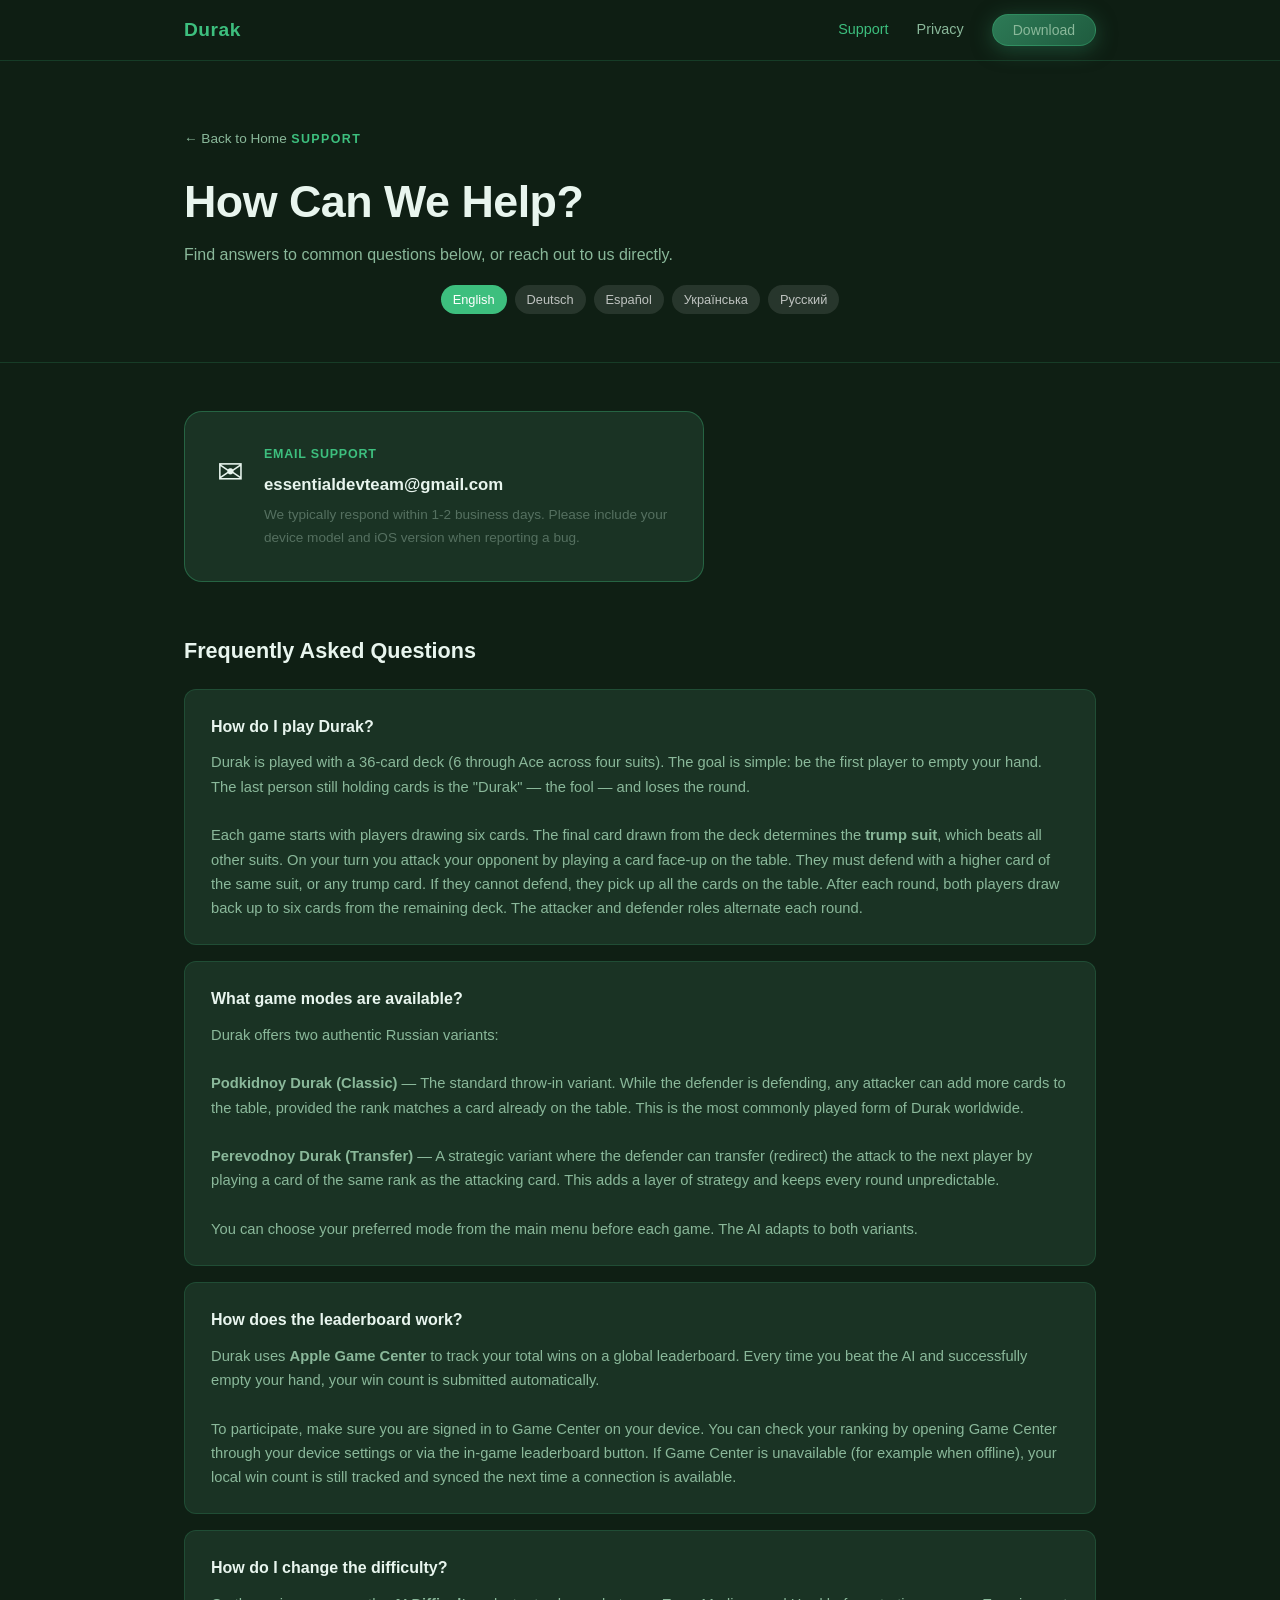
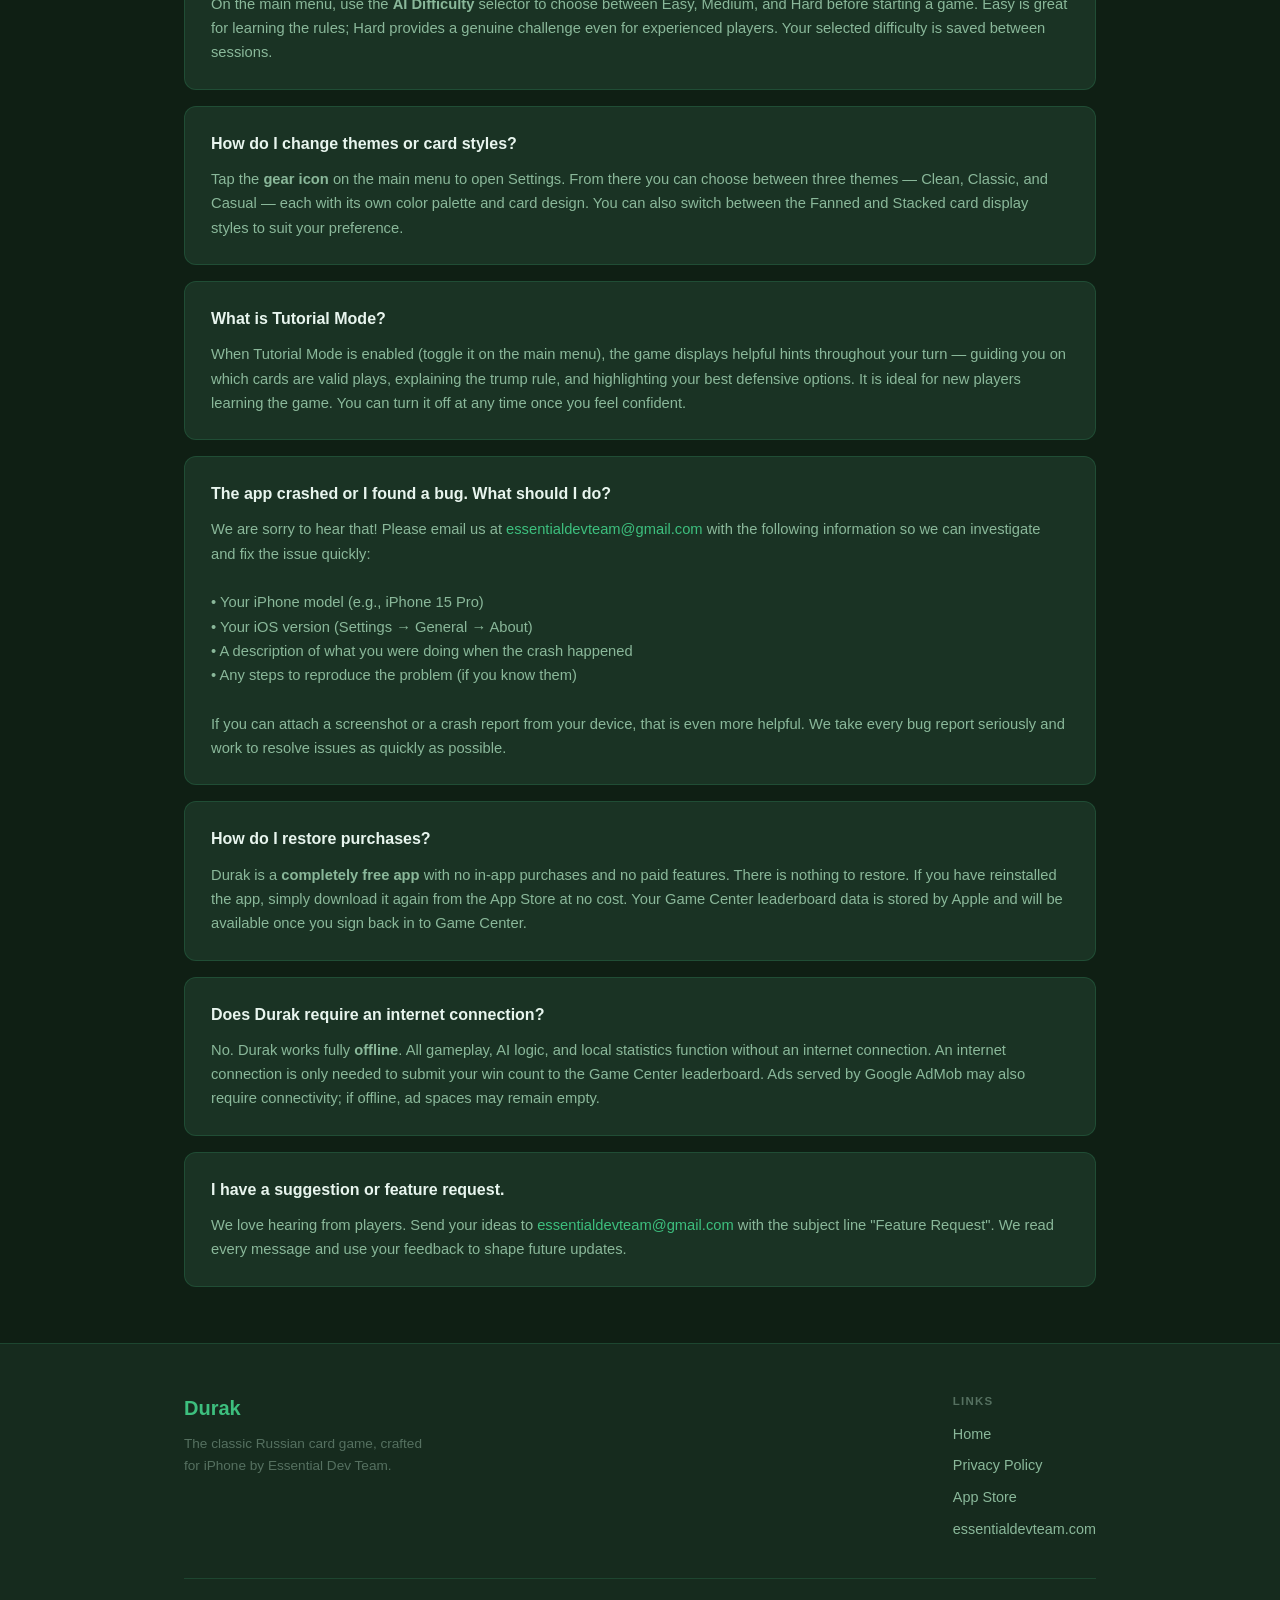
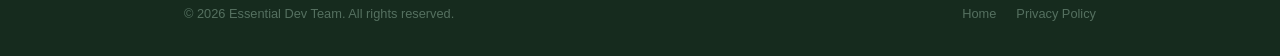
<file: support.html>
<!DOCTYPE html>
<html lang="en">
<head>
  <meta charset="UTF-8" />
  <meta name="viewport" content="width=device-width, initial-scale=1.0" />
  <title>Support - Durak Card Game</title>
  <meta name="description" content="Support and FAQ for Durak, the classic Russian card game on iPhone. Get answers to common questions or contact the Essential Dev Team." />
  <meta name="theme-color" content="#0F1F14" />
  <link rel="stylesheet" href="style.css" />
</head>
<body>

  <!-- Navigation -->
  <nav class="nav">
    <div class="container nav__inner">
      <a href="index.html" class="nav__logo">Durak</a>
      <div class="nav__links">
        <a href="support.html" style="color: var(--accent);">Support</a>
        <a href="privacy.html">Privacy</a>
        <a href="https://apps.apple.com/app/id6759906887" class="btn btn--primary" style="padding: 8px 20px; font-size: 0.875rem;">Download</a>
      </div>
    </div>
  </nav>

  <!-- Page Header -->
  <div class="page-header">
    <div class="container">
      <a href="index.html" class="page-header__back">
        &#8592; Back to Home
      </a>
      <div class="page-header__eyebrow">Support</div>
      <h1>How Can We Help?</h1>
      <p>Find answers to common questions below, or reach out to us directly.</p>
      <div style="margin-top: 16px; display: flex; gap: 8px; flex-wrap: wrap; justify-content: center;">
        <a href="support.html" style="padding: 4px 12px; border-radius: 20px; font-size: 0.8rem; background: var(--accent); color: #fff; text-decoration: none;">English</a>
        <a href="support-de.html" style="padding: 4px 12px; border-radius: 20px; font-size: 0.8rem; background: rgba(255,255,255,0.1); color: rgba(255,255,255,0.7); text-decoration: none;">Deutsch</a>
        <a href="support-es.html" style="padding: 4px 12px; border-radius: 20px; font-size: 0.8rem; background: rgba(255,255,255,0.1); color: rgba(255,255,255,0.7); text-decoration: none;">Español</a>
        <a href="support-uk.html" style="padding: 4px 12px; border-radius: 20px; font-size: 0.8rem; background: rgba(255,255,255,0.1); color: rgba(255,255,255,0.7); text-decoration: none;">Українська</a>
        <a href="support-ru.html" style="padding: 4px 12px; border-radius: 20px; font-size: 0.8rem; background: rgba(255,255,255,0.1); color: rgba(255,255,255,0.7); text-decoration: none;">Русский</a>
      </div>
    </div>
  </div>

  <!-- Contact Card -->
  <section style="padding: 48px 0 0;">
    <div class="container">
      <div class="contact-card">
        <div class="contact-card__icon">&#9993;</div>
        <div>
          <div class="contact-card__label">Email Support</div>
          <div class="contact-card__email">
            <a href="mailto:essentialdevteam@gmail.com">essentialdevteam@gmail.com</a>
          </div>
          <p class="contact-card__sub">
            We typically respond within 1-2 business days. Please include your
            device model and iOS version when reporting a bug.
          </p>
        </div>
      </div>
    </div>
  </section>

  <!-- FAQ -->
  <section class="content-section">
    <div class="container">
      <div class="prose">
        <h2>Frequently Asked Questions</h2>
      </div>

      <div class="faq-list mt-24">

        <div class="faq-item">
          <div class="faq-item__q">How do I play Durak?</div>
          <p class="faq-item__a">
            Durak is played with a 36-card deck (6 through Ace across four suits). The goal is
            simple: be the first player to empty your hand. The last person still holding cards
            is the "Durak" — the fool — and loses the round.
            <br><br>
            Each game starts with players drawing six cards. The final card drawn from the deck
            determines the <strong>trump suit</strong>, which beats all other suits. On your turn
            you attack your opponent by playing a card face-up on the table. They must defend with
            a higher card of the same suit, or any trump card. If they cannot defend, they pick up
            all the cards on the table. After each round, both players draw back up to six cards
            from the remaining deck. The attacker and defender roles alternate each round.
          </p>
        </div>

        <div class="faq-item">
          <div class="faq-item__q">What game modes are available?</div>
          <p class="faq-item__a">
            Durak offers two authentic Russian variants:
            <br><br>
            <strong>Podkidnoy Durak (Classic)</strong> — The standard throw-in variant.
            While the defender is defending, any attacker can add more cards to the table,
            provided the rank matches a card already on the table. This is the most commonly
            played form of Durak worldwide.
            <br><br>
            <strong>Perevodnoy Durak (Transfer)</strong> — A strategic variant where the
            defender can transfer (redirect) the attack to the next player by playing a card
            of the same rank as the attacking card. This adds a layer of strategy and
            keeps every round unpredictable.
            <br><br>
            You can choose your preferred mode from the main menu before each game. The AI
            adapts to both variants.
          </p>
        </div>

        <div class="faq-item">
          <div class="faq-item__q">How does the leaderboard work?</div>
          <p class="faq-item__a">
            Durak uses <strong>Apple Game Center</strong> to track your total wins on a global
            leaderboard. Every time you beat the AI and successfully empty your hand, your win
            count is submitted automatically.
            <br><br>
            To participate, make sure you are signed in to Game Center on your device. You can
            check your ranking by opening Game Center through your device settings or via the
            in-game leaderboard button. If Game Center is unavailable (for example when offline),
            your local win count is still tracked and synced the next time a connection is
            available.
          </p>
        </div>

        <div class="faq-item">
          <div class="faq-item__q">How do I change the difficulty?</div>
          <p class="faq-item__a">
            On the main menu, use the <strong>AI Difficulty</strong> selector to choose
            between Easy, Medium, and Hard before starting a game. Easy is great for
            learning the rules; Hard provides a genuine challenge even for experienced players.
            Your selected difficulty is saved between sessions.
          </p>
        </div>

        <div class="faq-item">
          <div class="faq-item__q">How do I change themes or card styles?</div>
          <p class="faq-item__a">
            Tap the <strong>gear icon</strong> on the main menu to open Settings. From there
            you can choose between three themes — Clean, Classic, and Casual — each with its
            own color palette and card design. You can also switch between the Fanned and
            Stacked card display styles to suit your preference.
          </p>
        </div>

        <div class="faq-item">
          <div class="faq-item__q">What is Tutorial Mode?</div>
          <p class="faq-item__a">
            When Tutorial Mode is enabled (toggle it on the main menu), the game displays
            helpful hints throughout your turn — guiding you on which cards are valid plays,
            explaining the trump rule, and highlighting your best defensive options. It is
            ideal for new players learning the game. You can turn it off at any time once
            you feel confident.
          </p>
        </div>

        <div class="faq-item">
          <div class="faq-item__q">The app crashed or I found a bug. What should I do?</div>
          <p class="faq-item__a">
            We are sorry to hear that! Please email us at
            <a href="mailto:essentialdevteam@gmail.com">essentialdevteam@gmail.com</a>
            with the following information so we can investigate and fix the issue quickly:
            <br><br>
            &bull; Your iPhone model (e.g., iPhone 15 Pro)<br>
            &bull; Your iOS version (Settings &rarr; General &rarr; About)<br>
            &bull; A description of what you were doing when the crash happened<br>
            &bull; Any steps to reproduce the problem (if you know them)<br>
            <br>
            If you can attach a screenshot or a crash report from your device, that is
            even more helpful. We take every bug report seriously and work to resolve
            issues as quickly as possible.
          </p>
        </div>

        <div class="faq-item">
          <div class="faq-item__q">How do I restore purchases?</div>
          <p class="faq-item__a">
            Durak is a <strong>completely free app</strong> with no in-app purchases and
            no paid features. There is nothing to restore. If you have reinstalled the app,
            simply download it again from the App Store at no cost. Your Game Center
            leaderboard data is stored by Apple and will be available once you sign back
            in to Game Center.
          </p>
        </div>

        <div class="faq-item">
          <div class="faq-item__q">Does Durak require an internet connection?</div>
          <p class="faq-item__a">
            No. Durak works fully <strong>offline</strong>. All gameplay, AI logic, and local
            statistics function without an internet connection. An internet connection is
            only needed to submit your win count to the Game Center leaderboard. Ads served
            by Google AdMob may also require connectivity; if offline, ad spaces may remain
            empty.
          </p>
        </div>

        <div class="faq-item">
          <div class="faq-item__q">I have a suggestion or feature request.</div>
          <p class="faq-item__a">
            We love hearing from players. Send your ideas to
            <a href="mailto:essentialdevteam@gmail.com">essentialdevteam@gmail.com</a>
            with the subject line "Feature Request". We read every message and use your
            feedback to shape future updates.
          </p>
        </div>

      </div>
    </div>
  </section>

  <!-- Footer -->
  <footer class="footer">
    <div class="container">
      <div class="footer__inner">
        <div>
          <div class="footer__brand-name">Durak</div>
          <p class="footer__brand-desc">
            The classic Russian card game, crafted for iPhone by Essential Dev Team.
          </p>
        </div>
        <div>
          <div class="footer__nav-heading">Links</div>
          <div class="footer__nav-links">
            <a href="index.html">Home</a>
            <a href="privacy.html">Privacy Policy</a>
            <a href="https://apps.apple.com/app/id6759906887">App Store</a>
            <a href="https://essentialdevteam.com/" target="_blank" rel="noopener">essentialdevteam.com</a>
          </div>
        </div>
      </div>
      <div class="footer__bottom">
        <p class="footer__copy">
          &copy; 2026 <a href="https://essentialdevteam.com/" target="_blank" rel="noopener">Essential Dev Team</a>.
          All rights reserved.
        </p>
        <div class="footer__legal-links">
          <a href="index.html">Home</a>
          <a href="privacy.html">Privacy Policy</a>
        </div>
      </div>
    </div>
  </footer>

</body>
</html>
</file>
<file: style.css>
/* ============================================================
   Durak - Card Game | Shared Stylesheet
   Dark green theme matching the iOS app
   ============================================================ */

/* --- Reset & Base --- */
*, *::before, *::after {
  box-sizing: border-box;
  margin: 0;
  padding: 0;
}

:root {
  --bg:           #0F1F14;
  --bg-card:      #1A3324;
  --bg-section:   #162B1E;
  --gradient-dark: #1F5C3F;
  --gradient-mid:  #2D7A56;
  --accent:       #3DBF7E;
  --accent-dim:   #2E9E67;
  --accent-glow:  rgba(61, 191, 126, 0.18);
  --text:         #E8F5EE;
  --text-muted:   #8AB89A;
  --text-dim:     #557060;
  --border:       rgba(61, 191, 126, 0.18);
  --border-strong: rgba(61, 191, 126, 0.35);
  --radius:       12px;
  --radius-lg:    18px;
  --shadow:       0 4px 24px rgba(0, 0, 0, 0.45);
  --shadow-sm:    0 2px 10px rgba(0, 0, 0, 0.30);
}

html {
  font-size: 16px;
  scroll-behavior: smooth;
}

body {
  background-color: var(--bg);
  color: var(--text);
  font-family: -apple-system, BlinkMacSystemFont, "Segoe UI", Roboto,
               Helvetica, Arial, sans-serif;
  line-height: 1.65;
  -webkit-font-smoothing: antialiased;
  min-height: 100vh;
}

/* --- Typography --- */
h1, h2, h3, h4 {
  line-height: 1.25;
  font-weight: 700;
}

h1 { font-size: clamp(2.2rem, 6vw, 3.6rem); letter-spacing: -0.5px; }
h2 { font-size: clamp(1.5rem, 4vw, 2.2rem); }
h3 { font-size: clamp(1.1rem, 2.5vw, 1.35rem); }
h4 { font-size: 1rem; }

p {
  color: var(--text-muted);
  max-width: 68ch;
}

a {
  color: var(--accent);
  text-decoration: none;
  transition: color 0.2s;
}

a:hover {
  color: #6FDBAA;
  text-decoration: underline;
}

ul {
  list-style: none;
}

/* --- Layout Utilities --- */
.container {
  width: 100%;
  max-width: 960px;
  margin: 0 auto;
  padding: 0 24px;
}

.container--wide {
  max-width: 1100px;
}

section {
  padding: 80px 0;
}

/* --- Navigation --- */
.nav {
  position: sticky;
  top: 0;
  z-index: 100;
  background: rgba(15, 31, 20, 0.92);
  backdrop-filter: blur(12px);
  -webkit-backdrop-filter: blur(12px);
  border-bottom: 1px solid var(--border);
}

.nav__inner {
  display: flex;
  align-items: center;
  justify-content: space-between;
  height: 60px;
}

.nav__logo {
  font-size: 1.2rem;
  font-weight: 800;
  color: var(--accent);
  letter-spacing: 0.5px;
  text-decoration: none;
}

.nav__logo:hover {
  color: #6FDBAA;
  text-decoration: none;
}

.nav__links {
  display: flex;
  gap: 28px;
  align-items: center;
}

.nav__links a {
  color: var(--text-muted);
  font-size: 0.9rem;
  font-weight: 500;
  transition: color 0.2s;
  text-decoration: none;
}

.nav__links a:hover {
  color: var(--accent);
  text-decoration: none;
}

/* --- Hero Section --- */
.hero {
  padding: 100px 0 80px;
  text-align: center;
  position: relative;
  overflow: hidden;
}

.hero::before {
  content: "";
  position: absolute;
  top: -120px;
  left: 50%;
  transform: translateX(-50%);
  width: 700px;
  height: 700px;
  background: radial-gradient(circle, rgba(45, 122, 86, 0.22) 0%, transparent 65%);
  pointer-events: none;
}

.hero__eyebrow {
  display: inline-block;
  background: var(--accent-glow);
  border: 1px solid var(--border-strong);
  color: var(--accent);
  font-size: 0.78rem;
  font-weight: 600;
  letter-spacing: 1.4px;
  text-transform: uppercase;
  padding: 6px 16px;
  border-radius: 100px;
  margin-bottom: 24px;
}

.hero__title {
  color: var(--text);
  margin-bottom: 16px;
}

.hero__title span {
  color: var(--accent);
}

.hero__tagline {
  font-size: clamp(1rem, 2.5vw, 1.25rem);
  color: var(--text-muted);
  margin: 0 auto 20px;
  max-width: 52ch;
}

.hero__description {
  font-size: 1rem;
  color: var(--text-dim);
  margin: 0 auto 44px;
  max-width: 58ch;
}

/* --- Buttons --- */
.btn {
  display: inline-flex;
  align-items: center;
  gap: 10px;
  font-size: 1rem;
  font-weight: 600;
  padding: 14px 32px;
  border-radius: 100px;
  border: none;
  cursor: pointer;
  transition: transform 0.15s, box-shadow 0.15s, background 0.2s;
  text-decoration: none;
  line-height: 1;
}

.btn--primary {
  background: linear-gradient(135deg, var(--gradient-mid), var(--gradient-dark));
  color: #fff;
  box-shadow: 0 4px 20px rgba(45, 122, 86, 0.5);
  border: 1px solid var(--border-strong);
}

.btn--primary:hover {
  transform: translateY(-2px);
  box-shadow: 0 8px 28px rgba(45, 122, 86, 0.65);
  color: #fff;
  text-decoration: none;
}

.btn--primary:active {
  transform: translateY(0);
}

.btn--outline {
  background: transparent;
  color: var(--accent);
  border: 1.5px solid var(--border-strong);
}

.btn--outline:hover {
  background: var(--accent-glow);
  color: var(--accent);
  text-decoration: none;
}

.btn__icon {
  width: 22px;
  height: 22px;
  flex-shrink: 0;
}

/* App Store badge area */
.hero__cta {
  display: flex;
  flex-direction: column;
  align-items: center;
  gap: 14px;
}

.appstore-badge {
  display: inline-flex;
  align-items: center;
  gap: 12px;
  background: #000;
  border: 1px solid rgba(255,255,255,0.15);
  border-radius: 14px;
  padding: 10px 22px;
  text-decoration: none;
  transition: transform 0.15s, border-color 0.2s;
}

.appstore-badge:hover {
  transform: translateY(-2px);
  border-color: rgba(255,255,255,0.35);
  text-decoration: none;
}

.appstore-badge__icon {
  width: 28px;
  height: 28px;
  flex-shrink: 0;
  fill: #fff;
}

.appstore-badge__text {
  display: flex;
  flex-direction: column;
}

.appstore-badge__sub {
  font-size: 0.65rem;
  color: rgba(255,255,255,0.7);
  letter-spacing: 0.5px;
}

.appstore-badge__main {
  font-size: 1.1rem;
  font-weight: 700;
  color: #fff;
  line-height: 1.2;
}

.hero__note {
  font-size: 0.8rem;
  color: var(--text-dim);
}

/* --- Feature Badges Strip --- */
.badges {
  display: flex;
  flex-wrap: wrap;
  gap: 10px;
  justify-content: center;
  margin-top: 48px;
}

.badge {
  display: inline-flex;
  align-items: center;
  gap: 7px;
  background: var(--bg-card);
  border: 1px solid var(--border);
  color: var(--text-muted);
  font-size: 0.82rem;
  font-weight: 500;
  padding: 7px 14px;
  border-radius: 100px;
}

.badge__dot {
  width: 7px;
  height: 7px;
  background: var(--accent);
  border-radius: 50%;
  flex-shrink: 0;
}

/* --- Features Section --- */
.features {
  background: var(--bg-section);
  border-top: 1px solid var(--border);
  border-bottom: 1px solid var(--border);
}

.section-header {
  text-align: center;
  margin-bottom: 56px;
}

.section-header p {
  margin: 12px auto 0;
}

.features-grid {
  display: grid;
  grid-template-columns: repeat(auto-fit, minmax(260px, 1fr));
  gap: 20px;
}

.feature-card {
  background: var(--bg-card);
  border: 1px solid var(--border);
  border-radius: var(--radius-lg);
  padding: 28px 26px;
  transition: border-color 0.2s, transform 0.2s;
}

.feature-card:hover {
  border-color: var(--border-strong);
  transform: translateY(-3px);
}

.feature-card__icon {
  font-size: 1.8rem;
  margin-bottom: 14px;
  display: block;
}

.feature-card__title {
  color: var(--text);
  margin-bottom: 8px;
  font-size: 1.05rem;
}

.feature-card__desc {
  color: var(--text-muted);
  font-size: 0.9rem;
  max-width: 100%;
}

/* --- How to Play Section --- */
.how-to-play__steps {
  display: grid;
  grid-template-columns: repeat(auto-fit, minmax(200px, 1fr));
  gap: 16px;
  margin-top: 0;
}

.step {
  background: var(--bg-card);
  border: 1px solid var(--border);
  border-radius: var(--radius);
  padding: 24px 20px;
  position: relative;
}

.step__number {
  display: inline-flex;
  align-items: center;
  justify-content: center;
  width: 34px;
  height: 34px;
  background: linear-gradient(135deg, var(--gradient-mid), var(--gradient-dark));
  border-radius: 50%;
  font-size: 0.85rem;
  font-weight: 800;
  color: #fff;
  margin-bottom: 12px;
}

.step__text {
  font-size: 0.9rem;
  color: var(--text-muted);
  max-width: 100%;
}

/* --- Screenshots Section --- */
.screenshots {
  text-align: center;
}

.screenshots-row {
  display: flex;
  gap: 20px;
  justify-content: center;
  flex-wrap: wrap;
  margin-top: 0;
}

.screenshot-item {
  display: flex;
  flex-direction: column;
  align-items: center;
  gap: 10px;
  flex-shrink: 0;
}

.screenshot-img {
  width: 180px;
  height: auto;
  border-radius: 22px;
  border: 1px solid var(--border);
  box-shadow: var(--shadow);
  transition: transform 0.3s, border-color 0.2s;
}

.screenshot-img:hover {
  transform: scale(1.04);
  border-color: var(--border-strong);
}

.screenshot-label {
  font-size: 0.75rem;
  color: var(--text-muted);
  text-align: center;
}

/* --- Themes Section --- */
.themes-section {
  background: var(--bg-section);
  border-top: 1px solid var(--border);
  border-bottom: 1px solid var(--border);
}

.themes-grid {
  display: grid;
  grid-template-columns: repeat(auto-fit, minmax(240px, 1fr));
  gap: 20px;
}

.theme-card {
  border-radius: var(--radius-lg);
  padding: 28px 24px;
  border: 1px solid transparent;
}

.theme-card--clean {
  background: linear-gradient(145deg, #1A3B2A, #0F1F14);
  border-color: rgba(61, 191, 126, 0.25);
}

.theme-card--classic {
  background: linear-gradient(145deg, #471018, #2D101A);
  border-color: rgba(210, 160, 60, 0.25);
}

.theme-card--casual {
  background: linear-gradient(145deg, #333338, #1F1F23);
  border-color: rgba(150, 100, 220, 0.25);
}

.theme-card__swatch {
  display: flex;
  gap: 8px;
  margin-bottom: 16px;
}

.swatch {
  width: 28px;
  height: 44px;
  border-radius: 6px;
}

.theme-card__name {
  font-size: 1rem;
  font-weight: 700;
  margin-bottom: 4px;
}

.theme-card--clean  .theme-card__name { color: #3DBF7E; }
.theme-card--classic .theme-card__name { color: #D2A03C; }
.theme-card--casual  .theme-card__name { color: #9668DC; }

.theme-card__desc {
  font-size: 0.85rem;
  color: var(--text-muted);
  max-width: 100%;
}

/* --- Page Header (inner pages) --- */
.page-header {
  padding: 64px 0 48px;
  border-bottom: 1px solid var(--border);
}

.page-header__back {
  display: inline-flex;
  align-items: center;
  gap: 7px;
  font-size: 0.85rem;
  color: var(--text-muted);
  margin-bottom: 24px;
  transition: color 0.2s;
  text-decoration: none;
}

.page-header__back:hover {
  color: var(--accent);
  text-decoration: none;
}

.page-header__eyebrow {
  display: inline-block;
  color: var(--accent);
  font-size: 0.78rem;
  font-weight: 600;
  letter-spacing: 1.4px;
  text-transform: uppercase;
  margin-bottom: 12px;
}

.page-header h1 {
  font-size: clamp(1.8rem, 5vw, 2.8rem);
  margin-bottom: 12px;
}

.page-header p {
  font-size: 1rem;
  color: var(--text-muted);
}

/* --- Content Prose (Support / Privacy) --- */
.content-section {
  padding: 56px 0;
}

.content-section + .content-section {
  border-top: 1px solid var(--border);
  padding-top: 56px;
}

.prose h2 {
  font-size: 1.35rem;
  color: var(--text);
  margin-bottom: 18px;
}

.prose h3 {
  font-size: 1.05rem;
  color: var(--accent);
  margin: 28px 0 10px;
}

.prose p {
  color: var(--text-muted);
  margin-bottom: 14px;
  max-width: 72ch;
}

.prose ul {
  list-style: none;
  margin: 0 0 16px;
}

.prose ul li {
  color: var(--text-muted);
  padding: 4px 0 4px 20px;
  position: relative;
  font-size: 0.95rem;
}

.prose ul li::before {
  content: "";
  position: absolute;
  left: 0;
  top: 12px;
  width: 7px;
  height: 7px;
  background: var(--accent);
  border-radius: 50%;
  opacity: 0.7;
}

.prose a {
  color: var(--accent);
}

/* --- FAQ --- */
.faq-list {
  display: flex;
  flex-direction: column;
  gap: 16px;
  margin-top: 8px;
}

.faq-item {
  background: var(--bg-card);
  border: 1px solid var(--border);
  border-radius: var(--radius);
  padding: 24px 26px;
  transition: border-color 0.2s;
}

.faq-item:hover {
  border-color: var(--border-strong);
}

.faq-item__q {
  font-size: 1rem;
  font-weight: 600;
  color: var(--text);
  margin-bottom: 10px;
}

.faq-item__a {
  font-size: 0.92rem;
  color: var(--text-muted);
  max-width: 100%;
  margin: 0;
}

.faq-item__a a {
  color: var(--accent);
}

/* --- Contact Card --- */
.contact-card {
  background: var(--bg-card);
  border: 1px solid var(--border-strong);
  border-radius: var(--radius-lg);
  padding: 32px;
  display: flex;
  align-items: flex-start;
  gap: 20px;
  max-width: 520px;
}

.contact-card__icon {
  font-size: 2rem;
  flex-shrink: 0;
  margin-top: 2px;
}

.contact-card__label {
  font-size: 0.78rem;
  font-weight: 600;
  color: var(--accent);
  letter-spacing: 0.8px;
  text-transform: uppercase;
  margin-bottom: 6px;
}

.contact-card__email {
  font-size: 1.05rem;
  font-weight: 600;
  color: var(--text);
}

.contact-card__email a {
  color: var(--text);
}

.contact-card__email a:hover {
  color: var(--accent);
}

.contact-card__sub {
  font-size: 0.85rem;
  color: var(--text-dim);
  margin: 6px 0 0;
  max-width: 100%;
}

/* --- Privacy Policy specific --- */
.policy-meta {
  background: var(--bg-card);
  border-left: 3px solid var(--accent);
  border-radius: 0 var(--radius) var(--radius) 0;
  padding: 14px 20px;
  margin-bottom: 40px;
  font-size: 0.85rem;
  color: var(--text-muted);
}

.policy-section {
  margin-bottom: 40px;
}

.policy-section h2 {
  font-size: 1.25rem;
  color: var(--text);
  margin-bottom: 14px;
  padding-bottom: 10px;
  border-bottom: 1px solid var(--border);
}

.policy-section p {
  color: var(--text-muted);
  font-size: 0.95rem;
  margin-bottom: 12px;
  max-width: 72ch;
}

.policy-section ul {
  list-style: none;
  margin: 0 0 16px;
}

.policy-section ul li {
  color: var(--text-muted);
  padding: 5px 0 5px 22px;
  position: relative;
  font-size: 0.92rem;
}

.policy-section ul li::before {
  content: "";
  position: absolute;
  left: 0;
  top: 13px;
  width: 7px;
  height: 7px;
  background: var(--accent);
  border-radius: 50%;
  opacity: 0.6;
}

/* --- Footer --- */
.footer {
  background: var(--bg-section);
  border-top: 1px solid var(--border);
  padding: 48px 0 32px;
}

.footer__inner {
  display: grid;
  grid-template-columns: 1fr auto;
  gap: 40px;
  align-items: start;
  margin-bottom: 36px;
}

.footer__brand-name {
  font-size: 1.25rem;
  font-weight: 800;
  color: var(--accent);
  margin-bottom: 8px;
}

.footer__brand-desc {
  font-size: 0.85rem;
  color: var(--text-dim);
  max-width: 34ch;
  margin: 0;
}

.footer__nav-heading {
  font-size: 0.72rem;
  font-weight: 700;
  letter-spacing: 1.2px;
  text-transform: uppercase;
  color: var(--text-dim);
  margin-bottom: 12px;
}

.footer__nav-links {
  display: flex;
  flex-direction: column;
  gap: 8px;
}

.footer__nav-links a {
  font-size: 0.9rem;
  color: var(--text-muted);
  transition: color 0.2s;
  text-decoration: none;
}

.footer__nav-links a:hover {
  color: var(--accent);
  text-decoration: none;
}

.footer__bottom {
  border-top: 1px solid var(--border);
  padding-top: 24px;
  display: flex;
  align-items: center;
  justify-content: space-between;
  flex-wrap: wrap;
  gap: 12px;
}

.footer__copy {
  font-size: 0.8rem;
  color: var(--text-dim);
  margin: 0;
}

.footer__copy a {
  color: var(--text-dim);
  text-decoration: none;
}

.footer__copy a:hover {
  color: var(--accent);
}

.footer__legal-links {
  display: flex;
  gap: 20px;
}

.footer__legal-links a {
  font-size: 0.8rem;
  color: var(--text-dim);
  text-decoration: none;
  transition: color 0.2s;
}

.footer__legal-links a:hover {
  color: var(--accent);
  text-decoration: none;
}

/* --- Divider --- */
.divider {
  height: 1px;
  background: var(--border);
  border: none;
  margin: 0;
}

/* --- Utility --- */
.text-accent { color: var(--accent); }
.text-muted  { color: var(--text-muted); }
.text-center { text-align: center; }
.mt-8  { margin-top: 8px; }
.mt-16 { margin-top: 16px; }
.mt-24 { margin-top: 24px; }
.mt-40 { margin-top: 40px; }
.mb-0  { margin-bottom: 0; }

/* --- Responsive --- */
@media (max-width: 680px) {
  section { padding: 56px 0; }

  .hero { padding: 72px 0 56px; }

  .nav__links { gap: 18px; }

  .footer__inner {
    grid-template-columns: 1fr;
    gap: 28px;
  }

  .footer__bottom {
    flex-direction: column;
    align-items: flex-start;
  }

  .screenshots-row {
    gap: 12px;
  }

  .screenshot-img {
    width: 140px;
  }

  .contact-card {
    flex-direction: column;
    gap: 12px;
  }

  .features-grid,
  .how-to-play__steps {
    grid-template-columns: 1fr;
  }

  .themes-grid {
    grid-template-columns: 1fr;
  }
}

@media (max-width: 420px) {
  .container { padding: 0 16px; }

  h1 { font-size: 2rem; }

  .screenshot-img {
    width: 110px;
  }
}

/* --- Large displays -----------------------------------------------------
   The shell was pinned at 960px (1100px for .container--wide), which on a
   2560px monitor reads as a narrow column adrift in empty space. Widen the
   shell AND scale the root font size, so type, spacing and imagery all grow
   together — widening alone just stretches the gaps. Prose keeps its own
   68ch measure, so line length stays readable however wide the window gets. */
@media (min-width: 1500px) {
  :root { font-size: 17.5px; }
  .container { max-width: 1280px; }
  .container--wide { max-width: 1440px; }
  .screenshot-img { width: 220px; }
}

@media (min-width: 2000px) {
  :root { font-size: 19px; }
  .container { max-width: 1500px; }
  .container--wide { max-width: 1700px; }
  .screenshot-img { width: 260px; }
}
</file>
